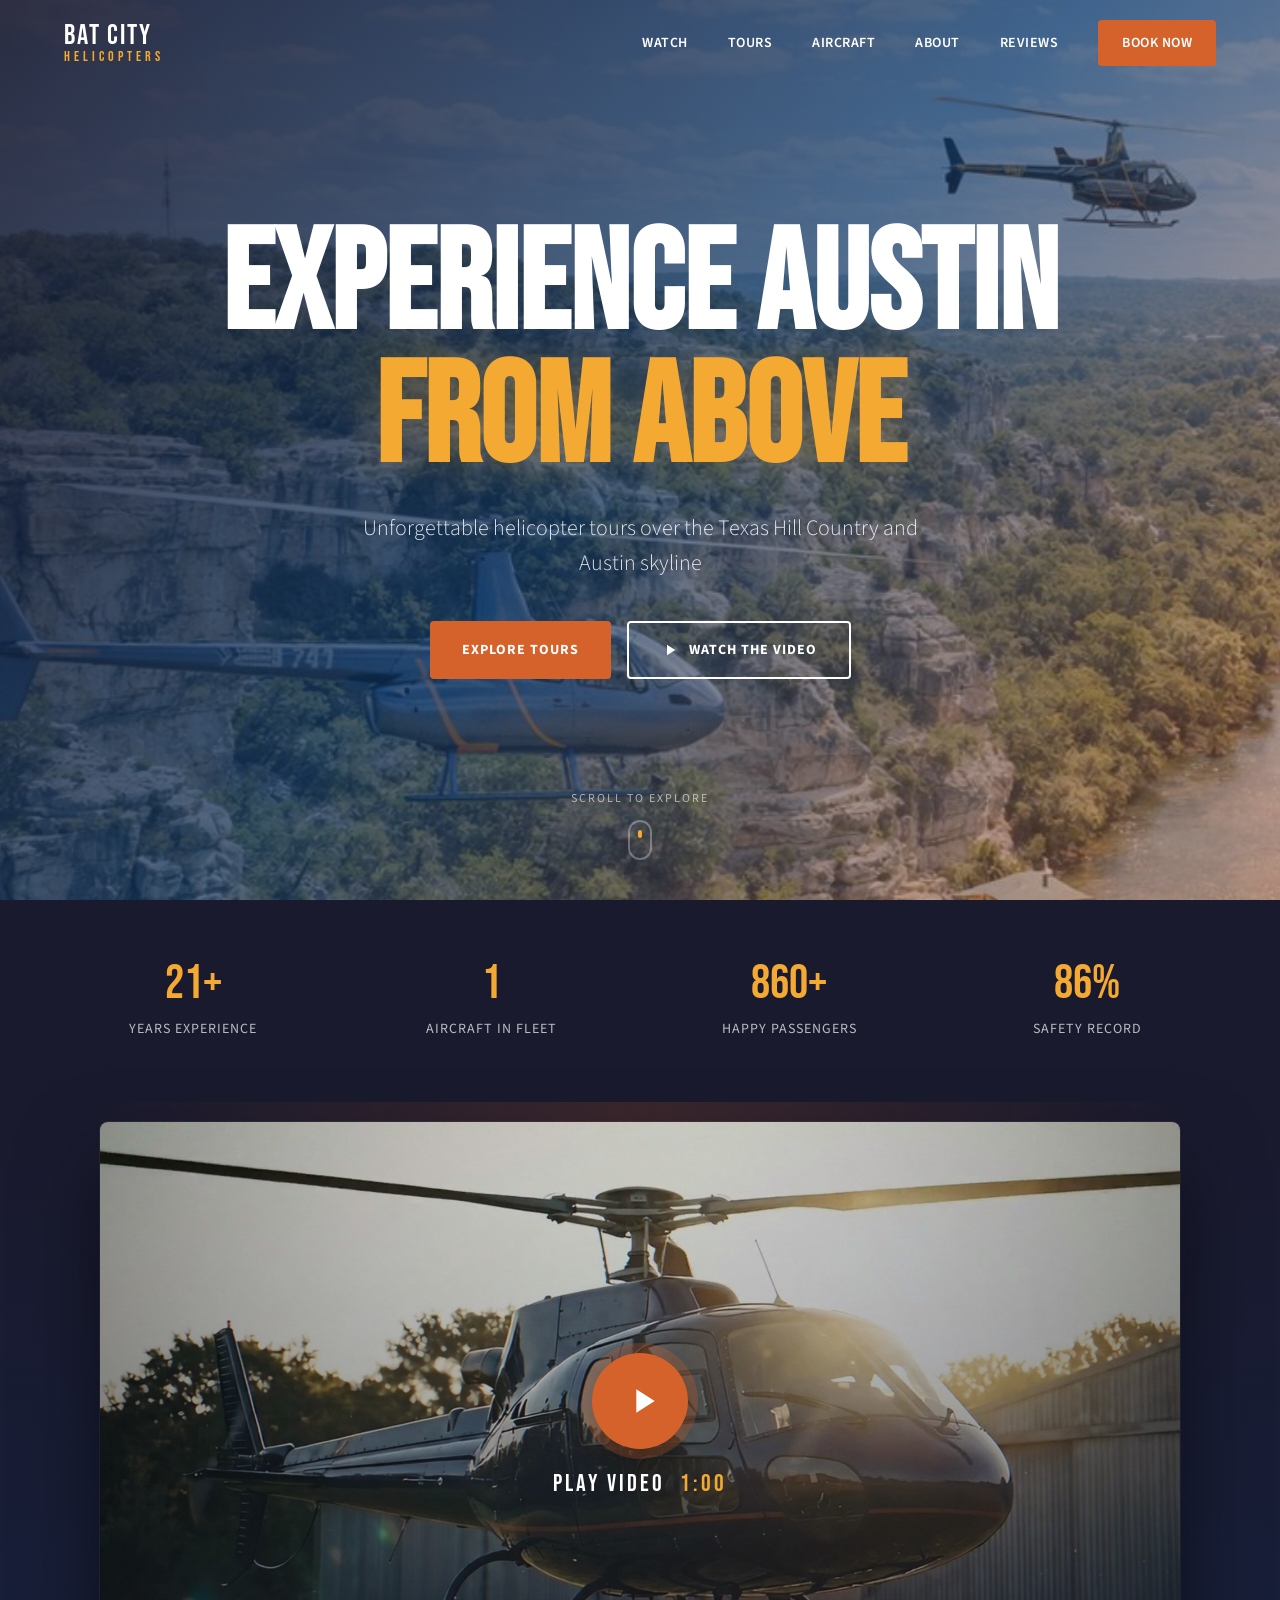
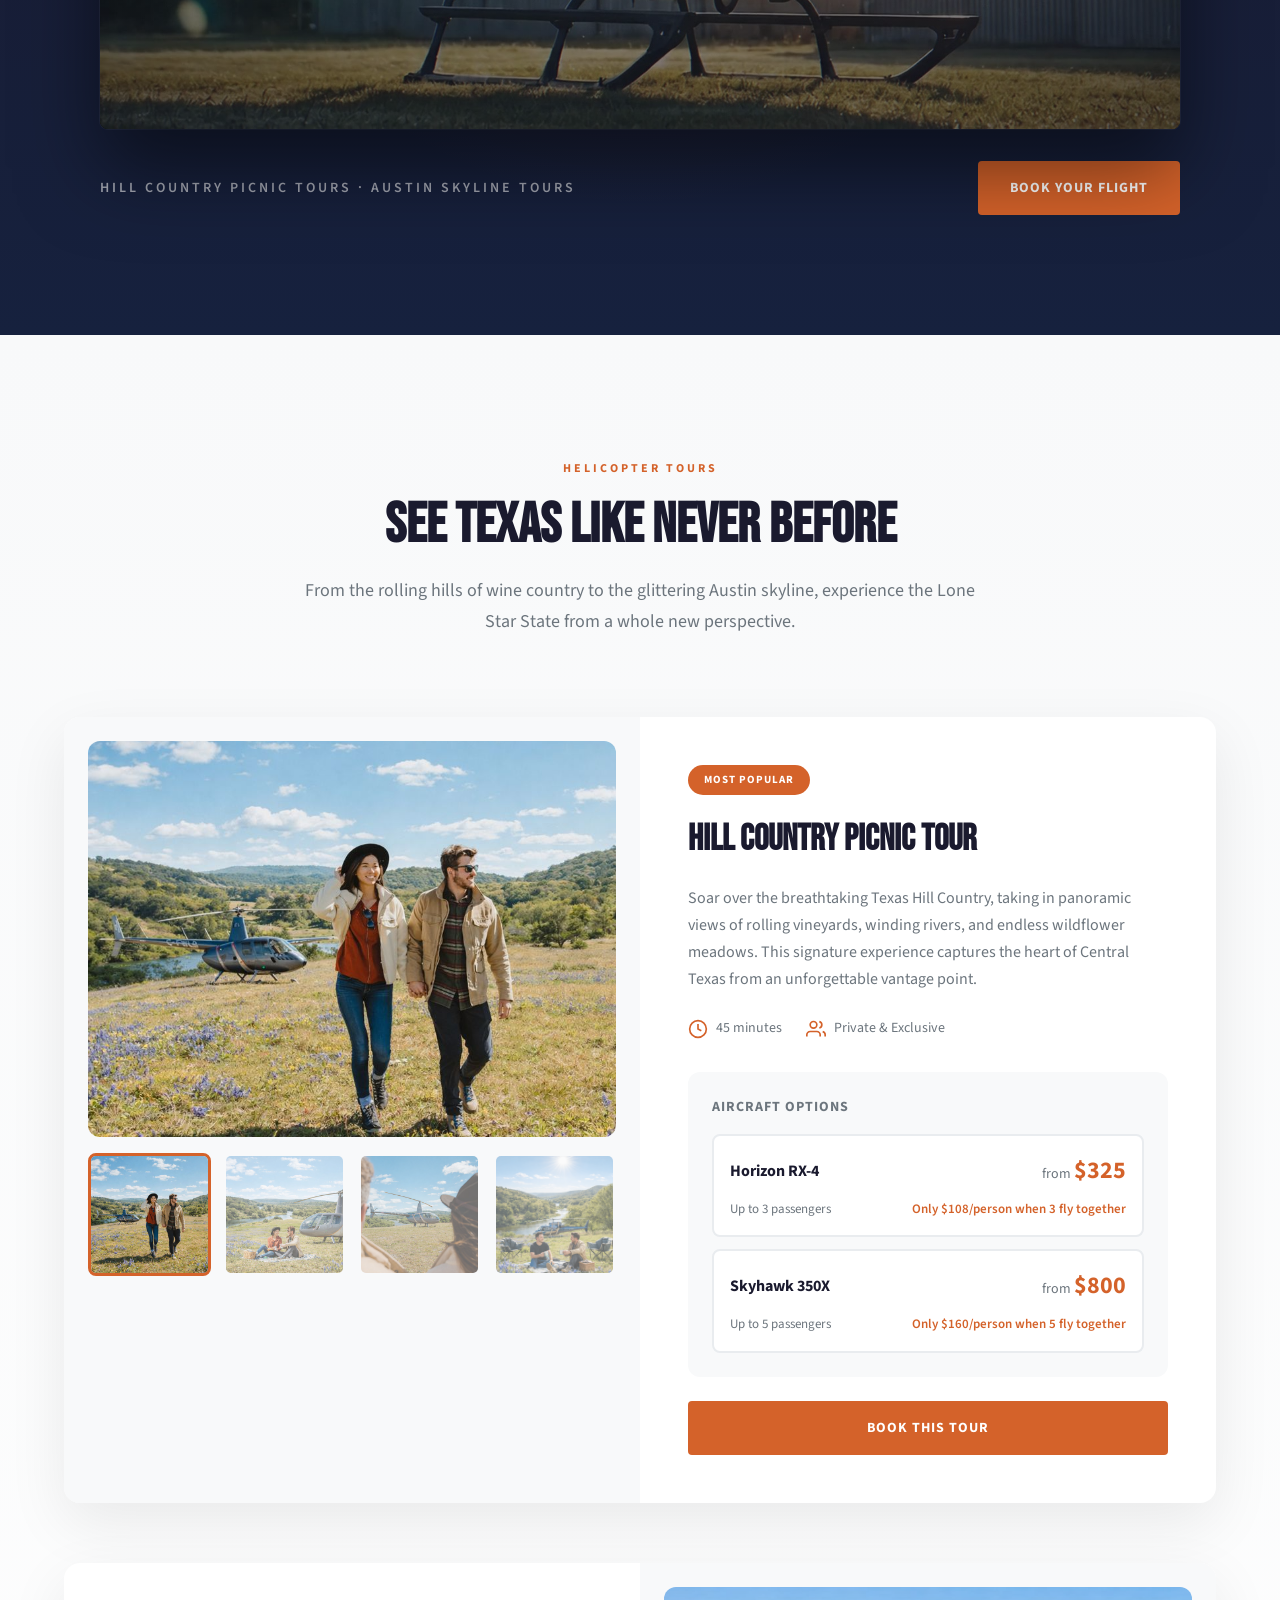
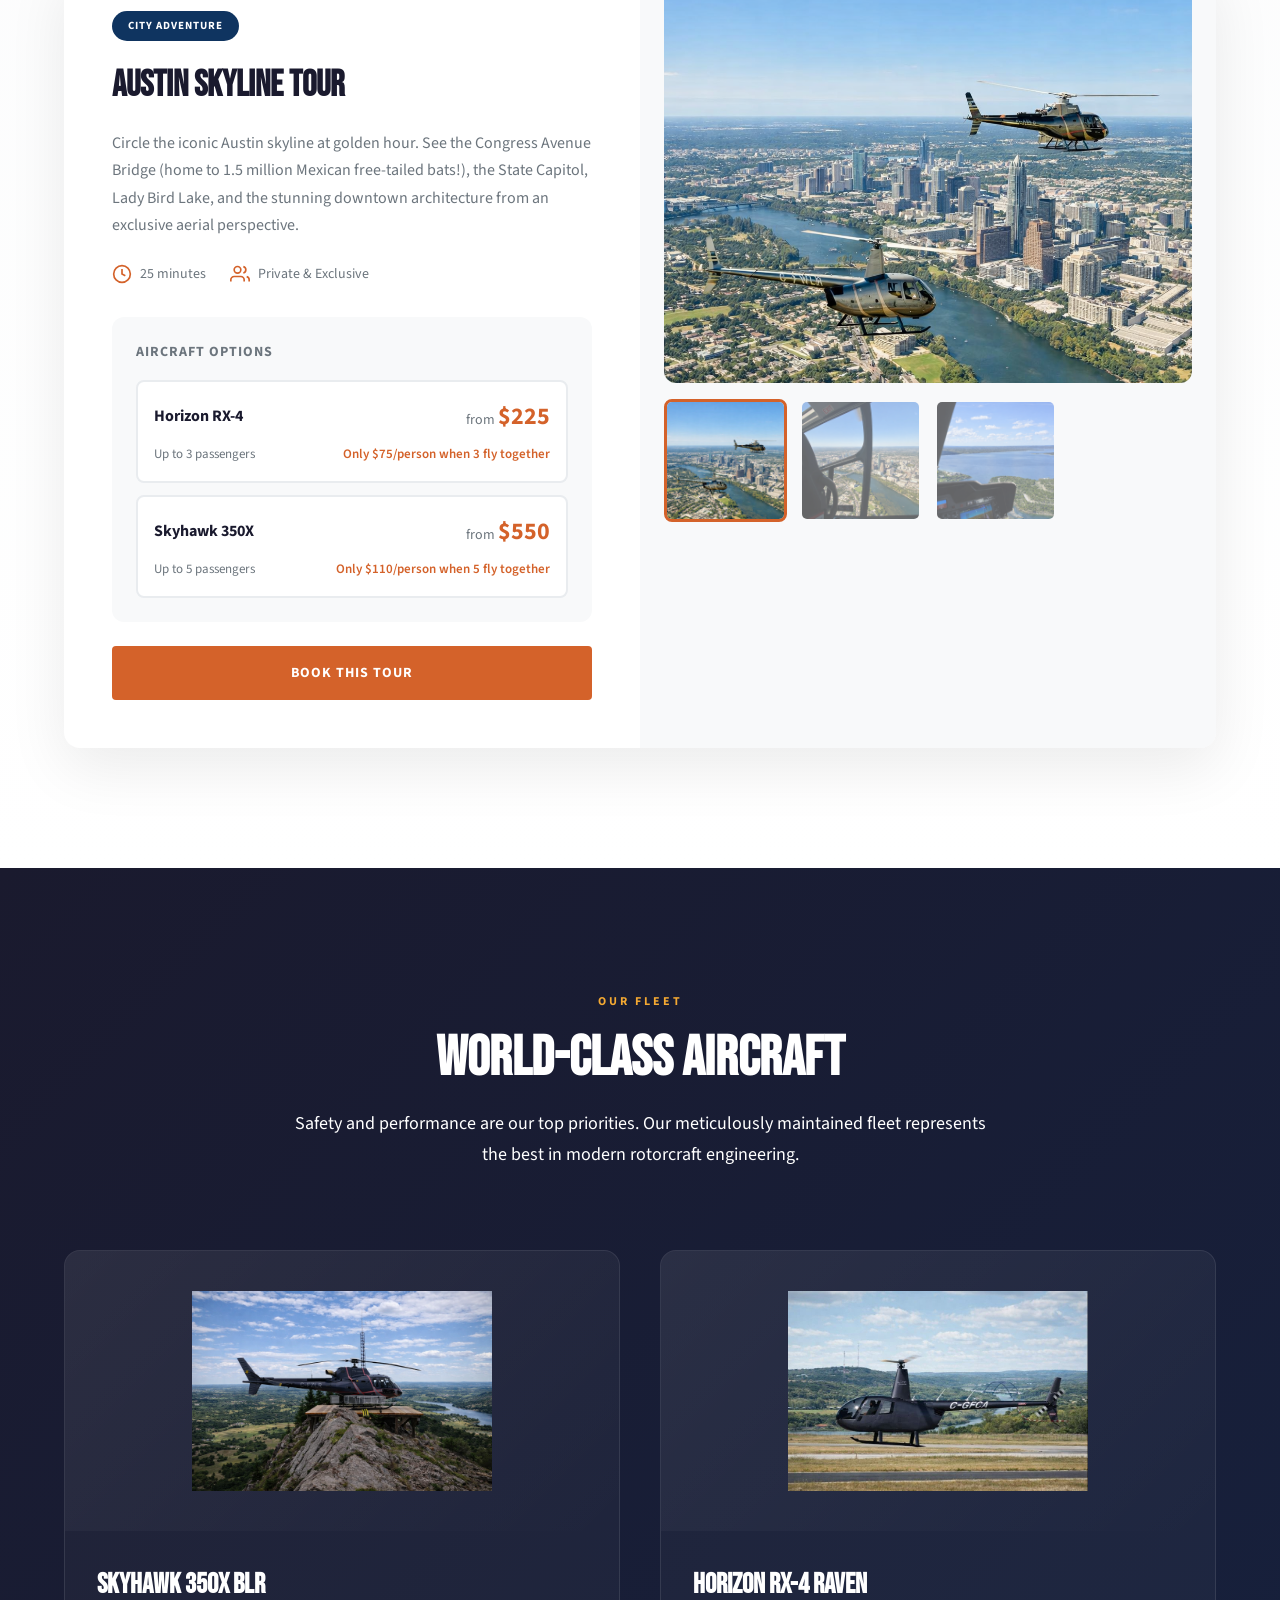
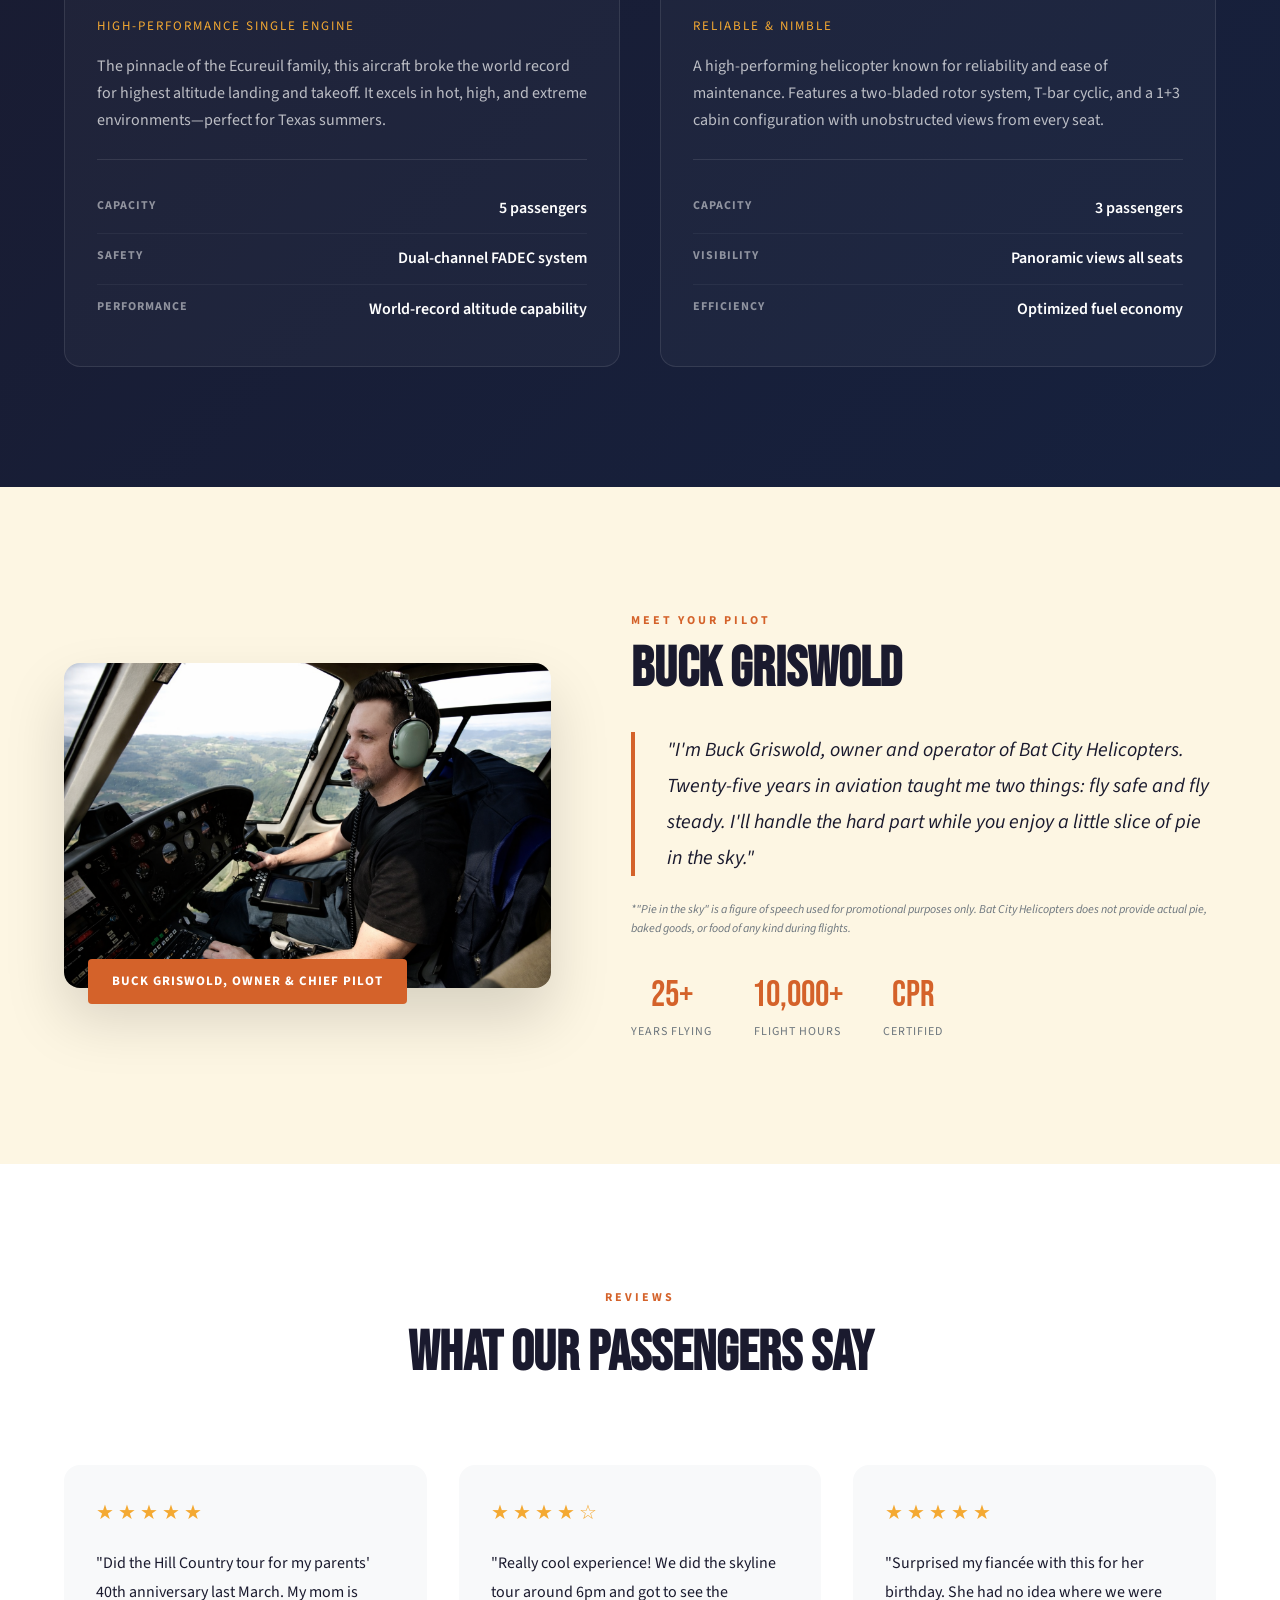
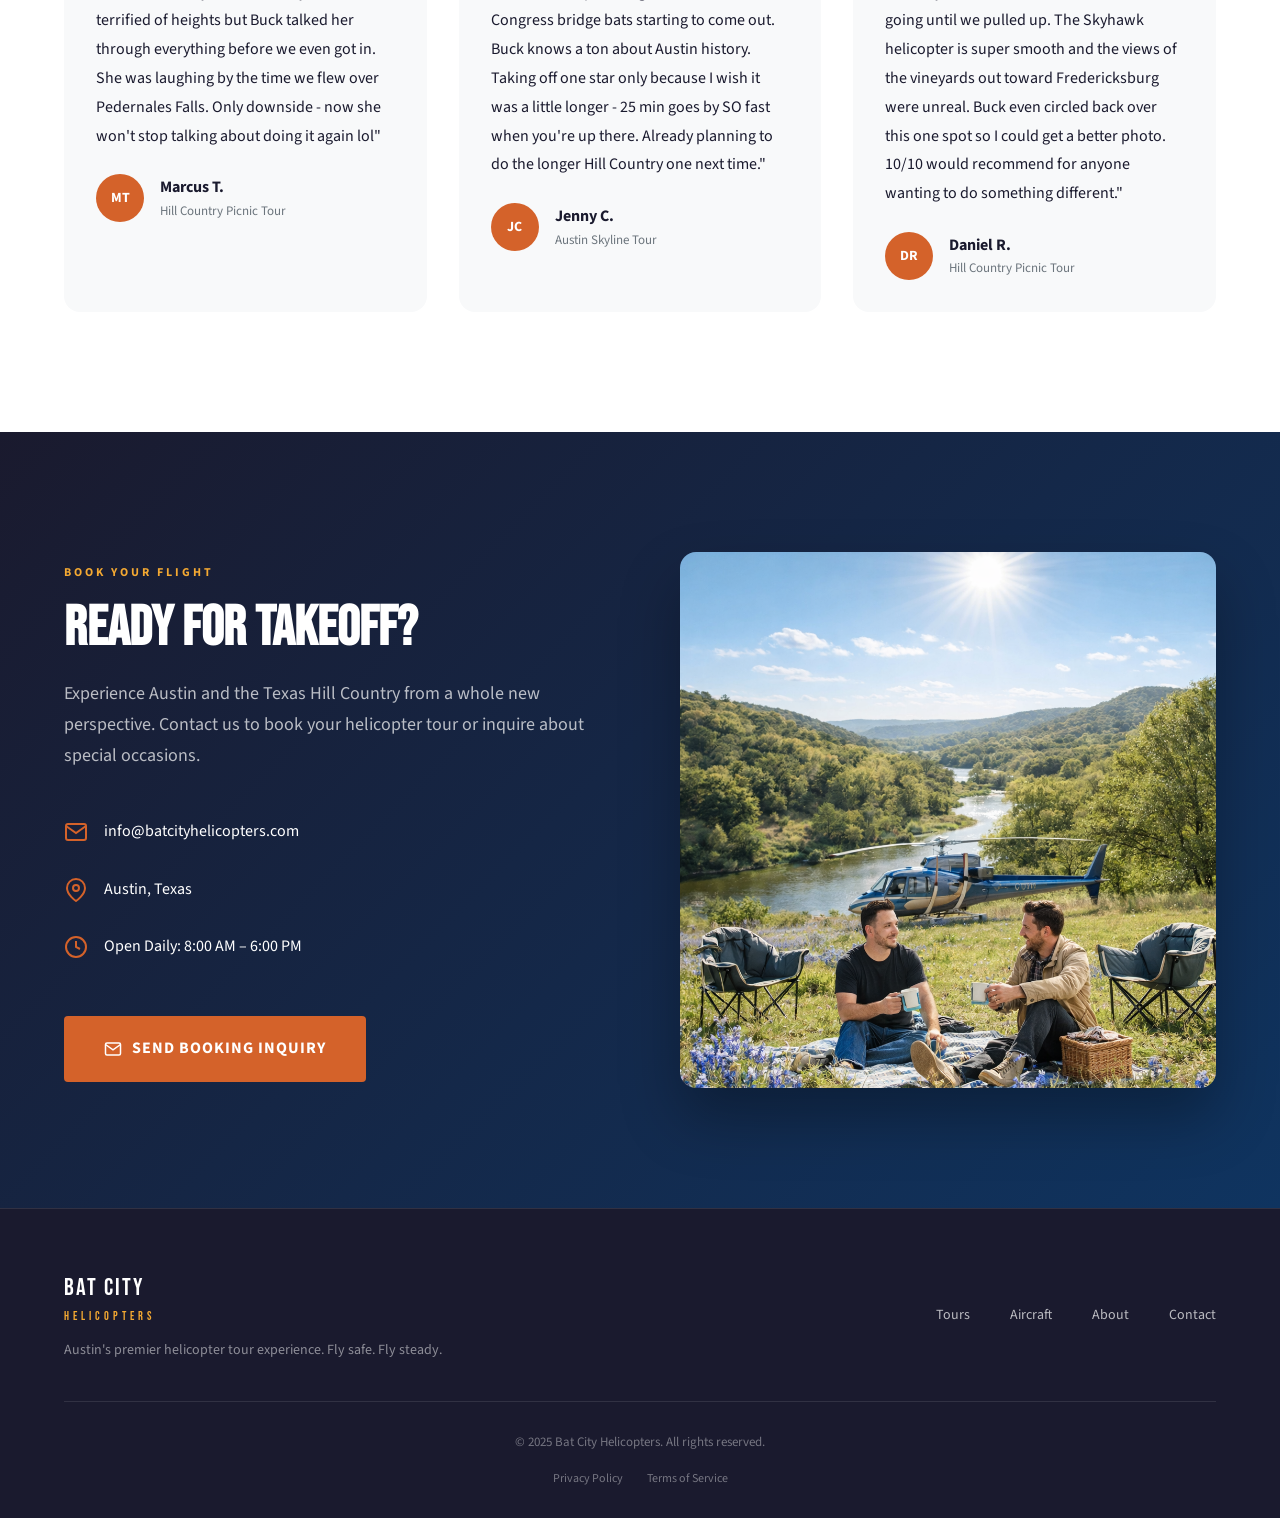
<file: index.html>
<!DOCTYPE html>
<html lang="en">
<head>
    <meta charset="UTF-8">
    <meta name="viewport" content="width=device-width, initial-scale=1.0">
    <title>Bat City Helicopters | Austin's Premier Helicopter Tours</title>
    <meta name="description" content="Experience Austin and the Texas Hill Country from above with Bat City Helicopters. Book private helicopter tours over the Austin skyline, Hill Country vineyards, and more. 25+ years of safe flying.">
    <meta name="keywords" content="Austin helicopter tours, Texas Hill Country helicopter, Austin skyline tour, helicopter rides Austin TX, aerial tours Austin, Bat City Helicopters">
    <meta name="author" content="Bat City Helicopters">
    
    <!-- Canonical URL -->
    <link rel="canonical" href="https://batcityhelicopters.com/">
    
    <!-- Open Graph / Facebook -->
    <meta property="og:type" content="website">
    <meta property="og:url" content="https://batcityhelicopters.com/">
    <meta property="og:title" content="Bat City Helicopters | Austin's Premier Helicopter Tours">
    <meta property="og:description" content="Experience Austin and the Texas Hill Country from above. Book private helicopter tours over the Austin skyline, Hill Country vineyards, and more.">
    <meta property="og:image" content="https://batcityhelicopters.com/assets/helicopters-over-hill-country.png">
    <meta property="og:site_name" content="Bat City Helicopters">
    
    <!-- Twitter Card -->
    <meta name="twitter:card" content="summary_large_image">
    <meta name="twitter:url" content="https://batcityhelicopters.com/">
    <meta name="twitter:title" content="Bat City Helicopters | Austin's Premier Helicopter Tours">
    <meta name="twitter:description" content="Experience Austin and the Texas Hill Country from above. Book private helicopter tours over the Austin skyline, Hill Country vineyards, and more.">
    <meta name="twitter:image" content="https://batcityhelicopters.com/assets/helicopters-over-hill-country.png">
    
    <!-- Favicons -->
    <link rel="icon" type="image/svg+xml" href="favicon.svg">
    <link rel="icon" type="image/png" sizes="32x32" href="favicon-32.png">
    <link rel="icon" type="image/png" sizes="192x192" href="favicon-192.png">
    <link rel="apple-touch-icon" sizes="180x180" href="apple-touch-icon.png">
    <link rel="preconnect" href="https://fonts.googleapis.com">
    <link rel="preconnect" href="https://fonts.gstatic.com" crossorigin>
    <link href="https://fonts.googleapis.com/css2?family=Bebas+Neue&family=Source+Sans+3:wght@300;400;600;700&display=swap" rel="stylesheet">
    <link rel="stylesheet" href="styles.css?v=2">
    
    <!-- Structured Data - Local Business -->
    <script type="application/ld+json">
    {
        "@context": "https://schema.org",
        "@type": "TouristAttraction",
        "name": "Bat City Helicopters",
        "description": "Austin's premier helicopter tour company offering scenic flights over the Texas Hill Country and Austin skyline.",
        "url": "https://batcityhelicopters.com",
        "logo": "https://batcityhelicopters.com/favicon.svg",
        "image": "https://batcityhelicopters.com/assets/helicopters-over-hill-country.png",
        "address": {
            "@type": "PostalAddress",
            "addressLocality": "Austin",
            "addressRegion": "TX",
            "addressCountry": "US"
        },
        "geo": {
            "@type": "GeoCoordinates",
            "latitude": "30.2672",
            "longitude": "-97.7431"
        },
        "priceRange": "$225-$800",
        "openingHoursSpecification": {
            "@type": "OpeningHoursSpecification",
            "dayOfWeek": ["Monday", "Tuesday", "Wednesday", "Thursday", "Friday", "Saturday", "Sunday"],
            "opens": "08:00",
            "closes": "18:00"
        },
        "sameAs": [],
        "hasOfferCatalog": {
            "@type": "OfferCatalog",
            "name": "Helicopter Tours",
            "itemListElement": [
                {
                    "@type": "Offer",
                    "itemOffered": {
                        "@type": "TouristTrip",
                        "name": "Hill Country Picnic Tour",
                        "description": "45-minute scenic helicopter tour over the Texas Hill Country"
                    },
                    "price": "325.00",
                    "priceCurrency": "USD"
                },
                {
                    "@type": "Offer",
                    "itemOffered": {
                        "@type": "TouristTrip",
                        "name": "Austin Skyline Tour",
                        "description": "25-minute helicopter tour over downtown Austin and Lady Bird Lake"
                    },
                    "price": "225.00",
                    "priceCurrency": "USD"
                }
            ]
        }
    }
    </script>
</head>
<body>
    <!-- Navigation -->
    <nav class="nav">
        <div class="nav-container">
            <a href="#" class="logo">
                <span class="logo-bat">BAT CITY</span>
                <span class="logo-heli">HELICOPTERS</span>
            </a>
            <div class="nav-links">
                <a href="#watch">Watch</a>
                <a href="#tours">Tours</a>
                <a href="#aircraft">Aircraft</a>
                <a href="#about">About</a>
                <a href="#testimonials">Reviews</a>
                <a href="#contact" class="nav-cta">Book Now</a>
            </div>
            <button class="mobile-menu-btn" aria-label="Toggle menu">
                <span></span>
                <span></span>
                <span></span>
            </button>
        </div>
    </nav>

    <!-- Hero Section -->
    <header class="hero">
        <div class="hero-bg">
            <img src="assets/helicopters-over-hill-country.png" alt="Helicopter flying over Texas Hill Country">
        </div>
        <div class="hero-overlay"></div>
        <div class="hero-content">
            <h1 class="hero-title">
                <span class="hero-title-line">EXPERIENCE AUSTIN</span>
                <span class="hero-title-line accent">FROM ABOVE</span>
            </h1>
            <p class="hero-subtitle">Unforgettable helicopter tours over the Texas Hill Country and Austin skyline</p>
            <div class="hero-cta">
                <a href="#tours" class="btn btn-primary">Explore Tours</a>
                <a href="#watch" class="btn btn-secondary">
                    <svg viewBox="0 0 24 24" fill="currentColor" stroke="none">
                        <path d="M8 5v14l11-7z"></path>
                    </svg>
                    Watch the Video
                </a>
            </div>
        </div>
        <div class="hero-scroll">
            <span>Scroll to explore</span>
            <div class="scroll-indicator"></div>
        </div>
    </header>

    <!-- Stats Bar -->
    <section class="stats-bar">
        <div class="container">
            <div class="stat">
                <span class="stat-number">25+</span>
                <span class="stat-label">Years Experience</span>
            </div>
            <div class="stat">
                <span class="stat-number">2</span>
                <span class="stat-label">Aircraft in Fleet</span>
            </div>
            <div class="stat">
                <span class="stat-number">1000+</span>
                <span class="stat-label">Happy Passengers</span>
            </div>
            <div class="stat">
                <span class="stat-number">100%</span>
                <span class="stat-label">Safety Record</span>
            </div>
        </div>
    </section>

    <!-- Video Section -->
    <section id="watch" class="film">
        <div class="container">
            <div class="film-frame">
                <video class="film-video" preload="none" playsinline
                       poster="assets/video/batcity-the-hard-part-poster.jpg"
                       aria-label="Bat City Helicopters commercial: We Handle the Hard Part">
                    <source src="assets/video/batcity-the-hard-part.mp4" type="video/mp4">
                </video>
                <button class="film-play" aria-label="Play the video">
                    <span class="film-play-icon">
                        <svg viewBox="0 0 24 24" fill="currentColor">
                            <path d="M8 5v14l11-7z"></path>
                        </svg>
                    </span>
                    <span class="film-play-label">Play Video <em>1:00</em></span>
                </button>
            </div>

            <div class="film-footer">
                <p>Hill Country Picnic Tours &middot; Austin Skyline Tours</p>
                <a href="#contact" class="btn btn-primary">Book Your Flight</a>
            </div>
        </div>
    </section>

    <!-- Tours Section -->
    <section id="tours" class="tours">
        <div class="container">
            <div class="section-header">
                <span class="section-tag">Helicopter Tours</span>
                <h2 class="section-title">See Texas Like Never Before</h2>
                <p class="section-desc">From the rolling hills of wine country to the glittering Austin skyline, experience the Lone Star State from a whole new perspective.</p>
            </div>

            <!-- Hill Country Picnic Tour -->
            <div class="tour-card tour-featured">
                <div class="tour-gallery">
                    <div class="tour-gallery-main">
                        <img src="assets/hill-country-picnic-heli-tour.png" alt="Hill Country Picnic Helicopter Tour" id="gallery-main">
                    </div>
                    <div class="tour-gallery-thumbs">
                        <button class="thumb active" data-img="assets/hill-country-picnic-heli-tour.png">
                            <img src="assets/hill-country-picnic-heli-tour.png" alt="Tour view 1">
                        </button>
                        <button class="thumb" data-img="assets/hill-country-picnic-heli-tour-2.png">
                            <img src="assets/hill-country-picnic-heli-tour-2.png" alt="Tour view 2">
                        </button>
                        <button class="thumb" data-img="assets/hill-country-picnic-heli-tour-3.jpg">
                            <img src="assets/hill-country-picnic-heli-tour-3.jpg" alt="Tour view 3">
                        </button>
                        <button class="thumb" data-img="assets/hill-country-picnic-heli-tour-with-buck.png">
                            <img src="assets/hill-country-picnic-heli-tour-with-buck.png" alt="Tour with Buck">
                        </button>
                    </div>
                </div>
                <div class="tour-info">
                    <span class="tour-badge">Most Popular</span>
                    <h3 class="tour-title">Hill Country Picnic Tour</h3>
                    <p class="tour-desc">Soar over the breathtaking Texas Hill Country, taking in panoramic views of rolling vineyards, winding rivers, and endless wildflower meadows. This signature experience captures the heart of Central Texas from an unforgettable vantage point.</p>
                    <div class="tour-details">
                        <div class="tour-detail">
                            <svg viewBox="0 0 24 24" fill="none" stroke="currentColor" stroke-width="2">
                                <circle cx="12" cy="12" r="10"></circle>
                                <path d="M12 6v6l4 2"></path>
                            </svg>
                            <span>45 minutes</span>
                        </div>
                        <div class="tour-detail">
                            <svg viewBox="0 0 24 24" fill="none" stroke="currentColor" stroke-width="2">
                                <path d="M17 21v-2a4 4 0 0 0-4-4H5a4 4 0 0 0-4 4v2"></path>
                                <circle cx="9" cy="7" r="4"></circle>
                                <path d="M23 21v-2a4 4 0 0 0-3-3.87"></path>
                                <path d="M16 3.13a4 4 0 0 1 0 7.75"></path>
                            </svg>
                            <span>Private & Exclusive</span>
                        </div>
                    </div>
                    
                    <div class="tour-pricing">
                        <h4>Aircraft Options</h4>
                        <div class="pricing-options">
                            <div class="pricing-option">
                                <div class="pricing-header">
                                    <span class="aircraft-name">Horizon RX-4</span>
                                    <span class="price-from">from <strong>$325</strong></span>
                                </div>
                                <div class="pricing-details">
                                    <span>Up to 3 passengers</span>
                                    <span class="price-per">Only $108/person when 3 fly together</span>
                                </div>
                            </div>
                            <div class="pricing-option">
                                <div class="pricing-header">
                                    <span class="aircraft-name">Skyhawk 350X</span>
                                    <span class="price-from">from <strong>$800</strong></span>
                                </div>
                                <div class="pricing-details">
                                    <span>Up to 5 passengers</span>
                                    <span class="price-per">Only $160/person when 5 fly together</span>
                                </div>
                            </div>
                        </div>
                    </div>
                    <a href="#contact" class="btn btn-primary btn-full">Book This Tour</a>
                </div>
            </div>

            <!-- Austin Skyline Tour -->
            <div class="tour-card tour-featured tour-reverse">
                <div class="tour-gallery">
                    <div class="tour-gallery-main">
                        <img src="assets/austin-city-skyline-tour.png" alt="Austin Skyline Helicopter Tour" id="gallery-main-skyline">
                    </div>
                    <div class="tour-gallery-thumbs tour-gallery-thumbs">
                        <button class="thumb active" data-img="assets/austin-city-skyline-tour.png" data-gallery="skyline">
                            <img src="assets/austin-city-skyline-tour.png" alt="Austin skyline aerial view">
                        </button>
                        <button class="thumb" data-img="assets/austin-skyline-from-cockpit.png" data-gallery="skyline">
                            <img src="assets/austin-skyline-from-cockpit.png" alt="Austin skyline from cockpit">
                        </button>
                        <button class="thumb" data-img="assets/austin-skyline-laketravis-view.png" data-gallery="skyline">
                            <img src="assets/austin-skyline-laketravis-view.png" alt="Lake Travis view from cockpit">
                        </button>
                    </div>
                </div>
                <div class="tour-info">
                    <span class="tour-badge secondary">City Adventure</span>
                    <h3 class="tour-title">Austin Skyline Tour</h3>
                    <p class="tour-desc">Circle the iconic Austin skyline at golden hour. See the Congress Avenue Bridge (home to 1.5 million Mexican free-tailed bats!), the State Capitol, Lady Bird Lake, and the stunning downtown architecture from an exclusive aerial perspective.</p>
                    <div class="tour-details">
                        <div class="tour-detail">
                            <svg viewBox="0 0 24 24" fill="none" stroke="currentColor" stroke-width="2">
                                <circle cx="12" cy="12" r="10"></circle>
                                <path d="M12 6v6l4 2"></path>
                            </svg>
                            <span>25 minutes</span>
                        </div>
                        <div class="tour-detail">
                            <svg viewBox="0 0 24 24" fill="none" stroke="currentColor" stroke-width="2">
                                <path d="M17 21v-2a4 4 0 0 0-4-4H5a4 4 0 0 0-4 4v2"></path>
                                <circle cx="9" cy="7" r="4"></circle>
                                <path d="M23 21v-2a4 4 0 0 0-3-3.87"></path>
                                <path d="M16 3.13a4 4 0 0 1 0 7.75"></path>
                            </svg>
                            <span>Private & Exclusive</span>
                        </div>
                    </div>
                    
                    <div class="tour-pricing">
                        <h4>Aircraft Options</h4>
                        <div class="pricing-options">
                            <div class="pricing-option">
                                <div class="pricing-header">
                                    <span class="aircraft-name">Horizon RX-4</span>
                                    <span class="price-from">from <strong>$225</strong></span>
                                </div>
                                <div class="pricing-details">
                                    <span>Up to 3 passengers</span>
                                    <span class="price-per">Only $75/person when 3 fly together</span>
                                </div>
                            </div>
                            <div class="pricing-option">
                                <div class="pricing-header">
                                    <span class="aircraft-name">Skyhawk 350X</span>
                                    <span class="price-from">from <strong>$550</strong></span>
                                </div>
                                <div class="pricing-details">
                                    <span>Up to 5 passengers</span>
                                    <span class="price-per">Only $110/person when 5 fly together</span>
                                </div>
                            </div>
                        </div>
                    </div>
                    <a href="#contact" class="btn btn-primary btn-full">Book This Tour</a>
                </div>
            </div>
        </div>
    </section>

    <!-- Aircraft Section -->
    <section id="aircraft" class="aircraft">
        <div class="container">
            <div class="section-header light">
                <span class="section-tag">Our Fleet</span>
                <h2 class="section-title">World-Class Aircraft</h2>
                <p class="section-desc">Safety and performance are our top priorities. Our meticulously maintained fleet represents the best in modern rotorcraft engineering.</p>
            </div>

            <div class="aircraft-grid">
                <div class="aircraft-card">
                    <div class="aircraft-image">
                        <img src="assets/Airbus-AS350B3e-helicopter.png" alt="Skyhawk 350X BLR Helicopter">
                    </div>
                    <div class="aircraft-info">
                        <h3>Skyhawk 350X BLR</h3>
                        <span class="aircraft-subtitle">High-Performance Single Engine</span>
                        <p>The pinnacle of the Ecureuil family, this aircraft broke the world record for highest altitude landing and takeoff. It excels in hot, high, and extreme environments—perfect for Texas summers.</p>
                        <ul class="aircraft-specs">
                            <li>
                                <strong>Capacity</strong>
                                <span>5 passengers</span>
                            </li>
                            <li>
                                <strong>Safety</strong>
                                <span>Dual-channel FADEC system</span>
                            </li>
                            <li>
                                <strong>Performance</strong>
                                <span>World-record altitude capability</span>
                            </li>
                        </ul>
                    </div>
                </div>

                <div class="aircraft-card">
                    <div class="aircraft-image">
                        <img src="assets/Robinson-RH44II-helicopter.png" alt="Horizon RX-4 Raven Helicopter">
                    </div>
                    <div class="aircraft-info">
                        <h3>Horizon RX-4 Raven</h3>
                        <span class="aircraft-subtitle">Reliable & Nimble</span>
                        <p>A high-performing helicopter known for reliability and ease of maintenance. Features a two-bladed rotor system, T-bar cyclic, and a 1+3 cabin configuration with unobstructed views from every seat.</p>
                        <ul class="aircraft-specs">
                            <li>
                                <strong>Capacity</strong>
                                <span>3 passengers</span>
                            </li>
                            <li>
                                <strong>Visibility</strong>
                                <span>Panoramic views all seats</span>
                            </li>
                            <li>
                                <strong>Efficiency</strong>
                                <span>Optimized fuel economy</span>
                            </li>
                        </ul>
                    </div>
                </div>
            </div>
        </div>
    </section>

    <!-- About Section -->
    <section id="about" class="about">
        <div class="container">
            <div class="about-content">
                <div class="about-image">
                    <img src="assets/buck-griswold-cockpit-shot.PNG" alt="Buck Griswold in helicopter cockpit">
                    <div class="about-image-caption">Buck Griswold, Owner & Chief Pilot</div>
                </div>
                <div class="about-text">
                    <span class="section-tag">Meet Your Pilot</span>
                    <h2 class="section-title">Buck Griswold</h2>
                    <blockquote class="about-quote">
                        "I'm Buck Griswold, owner and operator of Bat City Helicopters. Twenty-five years in aviation taught me two things: fly safe and fly steady. I'll handle the hard part while you enjoy a little slice of pie in the sky."
                    </blockquote>
                    <p class="about-disclaimer">*"Pie in the sky" is a figure of speech used for promotional purposes only. Bat City Helicopters does not provide actual pie, baked goods, or food of any kind during flights.</p>
                    <div class="about-credentials">
                        <div class="credential">
                            <span class="credential-number">25+</span>
                            <span class="credential-label">Years Flying</span>
                        </div>
                        <div class="credential">
                            <span class="credential-number">10,000+</span>
                            <span class="credential-label">Flight Hours</span>
                        </div>
                        <div class="credential">
                            <span class="credential-number">CPR</span>
                            <span class="credential-label">Certified</span>
                        </div>
                    </div>
                </div>
            </div>
        </div>
    </section>

    <!-- Testimonials Section -->
    <section id="testimonials" class="testimonials">
        <div class="container">
            <div class="section-header">
                <span class="section-tag">Reviews</span>
                <h2 class="section-title">What Our Passengers Say</h2>
            </div>
            <div class="testimonial-grid">
                <div class="testimonial-card">
                    <div class="testimonial-stars">★★★★★</div>
                    <p class="testimonial-text">"Did the Hill Country tour for my parents' 40th anniversary last March. My mom is terrified of heights but Buck talked her through everything before we even got in. She was laughing by the time we flew over Pedernales Falls. Only downside - now she won't stop talking about doing it again lol"</p>
                    <div class="testimonial-author">
                        <div class="author-avatar">MT</div>
                        <div class="author-info">
                            <span class="author-name">Marcus T.</span>
                            <span class="author-tour">Hill Country Picnic Tour</span>
                        </div>
                    </div>
                </div>
                <div class="testimonial-card">
                    <div class="testimonial-stars">★★★★☆</div>
                    <p class="testimonial-text">"Really cool experience! We did the skyline tour around 6pm and got to see the Congress bridge bats starting to come out. Buck knows a ton about Austin history. Taking off one star only because I wish it was a little longer - 25 min goes by SO fast when you're up there. Already planning to do the longer Hill Country one next time."</p>
                    <div class="testimonial-author">
                        <div class="author-avatar">JC</div>
                        <div class="author-info">
                            <span class="author-name">Jenny C.</span>
                            <span class="author-tour">Austin Skyline Tour</span>
                        </div>
                    </div>
                </div>
                <div class="testimonial-card">
                    <div class="testimonial-stars">★★★★★</div>
                    <p class="testimonial-text">"Surprised my fiancée with this for her birthday. She had no idea where we were going until we pulled up. The Skyhawk helicopter is super smooth and the views of the vineyards out toward Fredericksburg were unreal. Buck even circled back over this one spot so I could get a better photo. 10/10 would recommend for anyone wanting to do something different."</p>
                    <div class="testimonial-author">
                        <div class="author-avatar">DR</div>
                        <div class="author-info">
                            <span class="author-name">Daniel R.</span>
                            <span class="author-tour">Hill Country Picnic Tour</span>
                        </div>
                    </div>
                </div>
            </div>
        </div>
    </section>

    <!-- Contact Section -->
    <section id="contact" class="contact">
        <div class="container">
            <div class="contact-content">
                <div class="contact-info">
                    <span class="section-tag">Book Your Flight</span>
                    <h2 class="section-title">Ready for Takeoff?</h2>
                    <p>Experience Austin and the Texas Hill Country from a whole new perspective. Contact us to book your helicopter tour or inquire about special occasions.</p>
                    <div class="contact-details">
                        <a href="mailto:info@batcityhelicopters.com" class="contact-item">
                            <svg viewBox="0 0 24 24" fill="none" stroke="currentColor" stroke-width="2">
                                <path d="M4 4h16c1.1 0 2 .9 2 2v12c0 1.1-.9 2-2 2H4c-1.1 0-2-.9-2-2V6c0-1.1.9-2 2-2z"></path>
                                <polyline points="22,6 12,13 2,6"></polyline>
                            </svg>
                            <span>info@batcityhelicopters.com</span>
                        </a>
                        <div class="contact-item">
                            <svg viewBox="0 0 24 24" fill="none" stroke="currentColor" stroke-width="2">
                                <path d="M21 10c0 7-9 13-9 13s-9-6-9-13a9 9 0 0 1 18 0z"></path>
                                <circle cx="12" cy="10" r="3"></circle>
                            </svg>
                            <span>Austin, Texas</span>
                        </div>
                        <div class="contact-item">
                            <svg viewBox="0 0 24 24" fill="none" stroke="currentColor" stroke-width="2">
                                <circle cx="12" cy="12" r="10"></circle>
                                <path d="M12 6v6l4 2"></path>
                            </svg>
                            <span>Open Daily: 8:00 AM – 6:00 PM</span>
                        </div>
                    </div>
                    <a href="mailto:info@batcityhelicopters.com?subject=Helicopter%20Tour%20Booking%20Inquiry" class="btn btn-primary btn-large">
                        <svg viewBox="0 0 24 24" fill="none" stroke="currentColor" stroke-width="2">
                            <path d="M4 4h16c1.1 0 2 .9 2 2v12c0 1.1-.9 2-2 2H4c-1.1 0-2-.9-2-2V6c0-1.1.9-2 2-2z"></path>
                            <polyline points="22,6 12,13 2,6"></polyline>
                        </svg>
                        Send Booking Inquiry
                    </a>
                </div>
                <div class="contact-image">
                    <img src="assets/hill-country-picnic-heli-tour-with-buck.png" alt="Helicopter tour experience">
                </div>
            </div>
        </div>
    </section>

    <!-- Footer -->
    <footer class="footer">
        <div class="container">
            <div class="footer-content">
                <div class="footer-brand">
                    <span class="logo-bat">BAT CITY</span>
                    <span class="logo-heli">HELICOPTERS</span>
                    <p>Austin's premier helicopter tour experience. Fly safe. Fly steady.</p>
                </div>
                <div class="footer-links">
                    <a href="#tours">Tours</a>
                    <a href="#aircraft">Aircraft</a>
                    <a href="#about">About</a>
                    <a href="#contact">Contact</a>
                </div>
            </div>
            <div class="footer-bottom">
                <p>&copy; 2025 Bat City Helicopters. All rights reserved.</p>
                <div class="footer-legal">
                    <a href="privacy.html">Privacy Policy</a>
                    <a href="terms.html">Terms of Service</a>
                </div>
            </div>
        </div>
    </footer>

    <script src="script.js?v=2"></script>
</body>
</html>
</file>
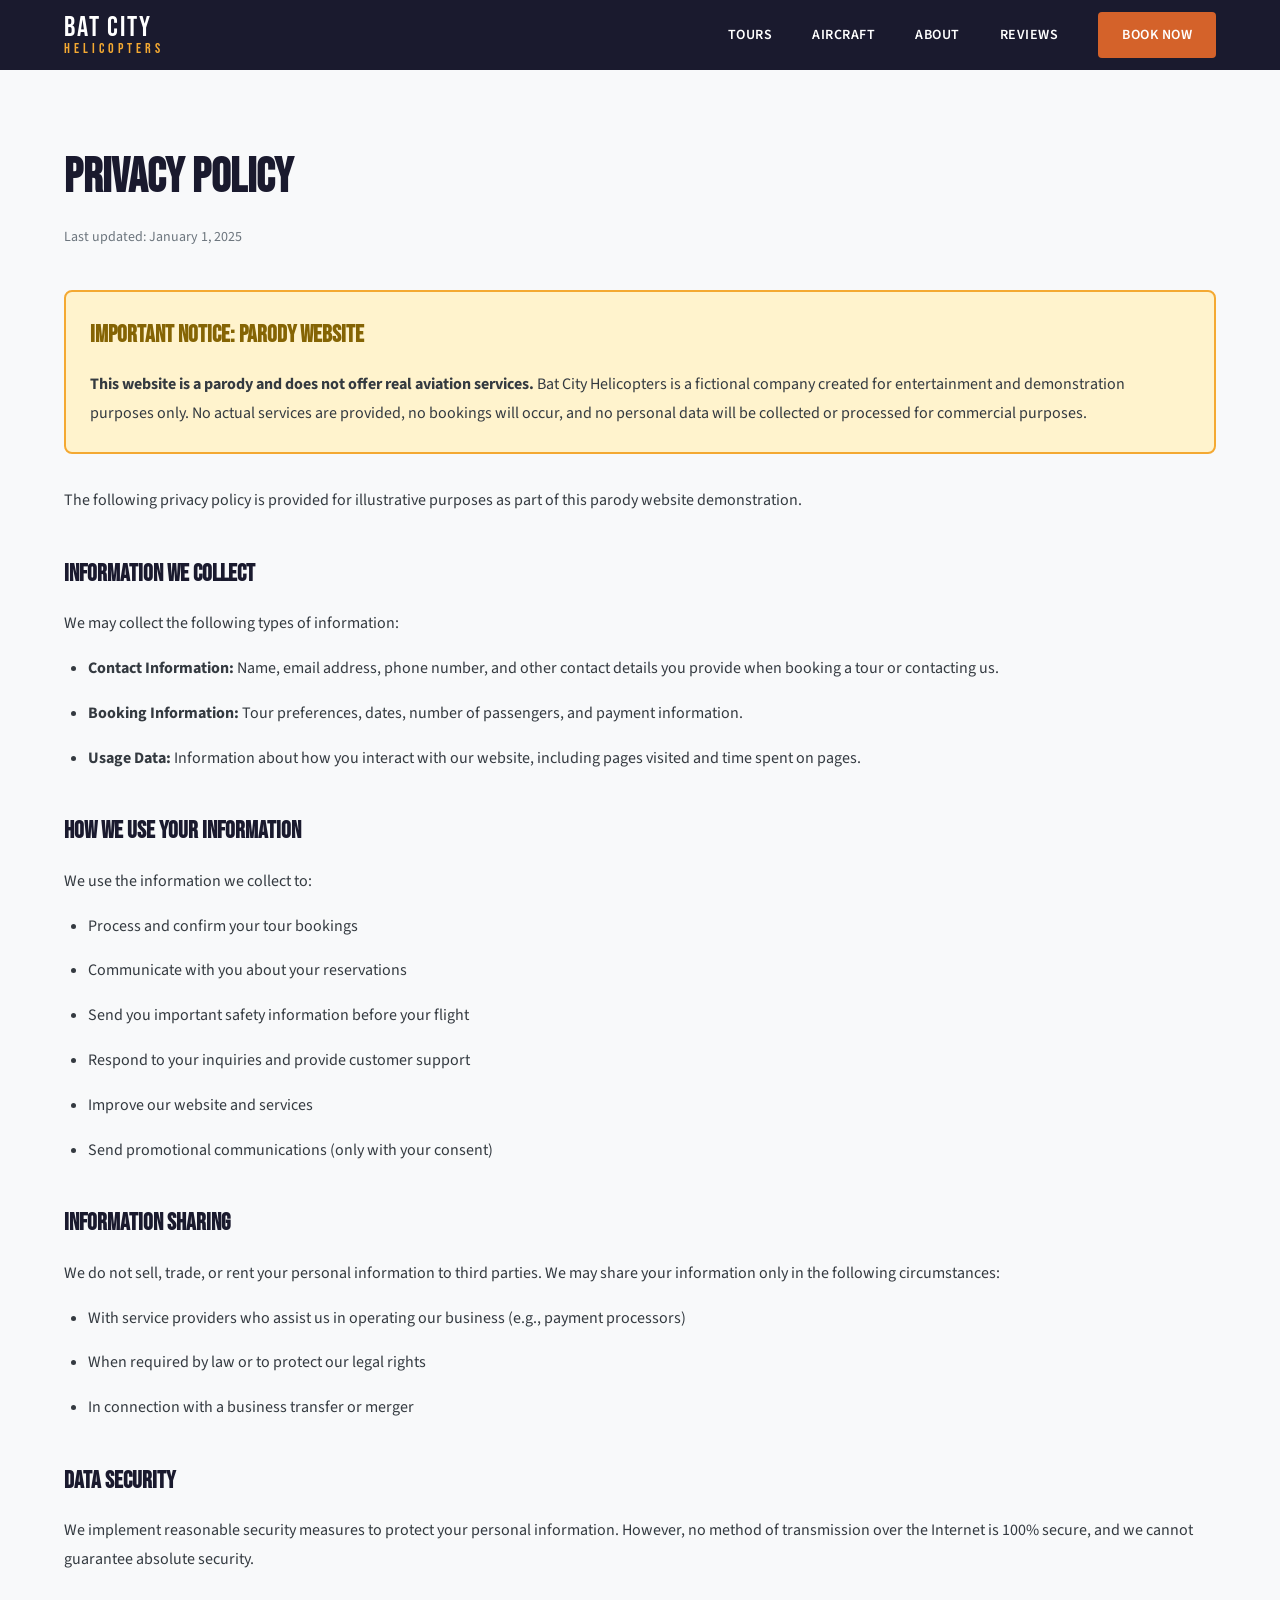
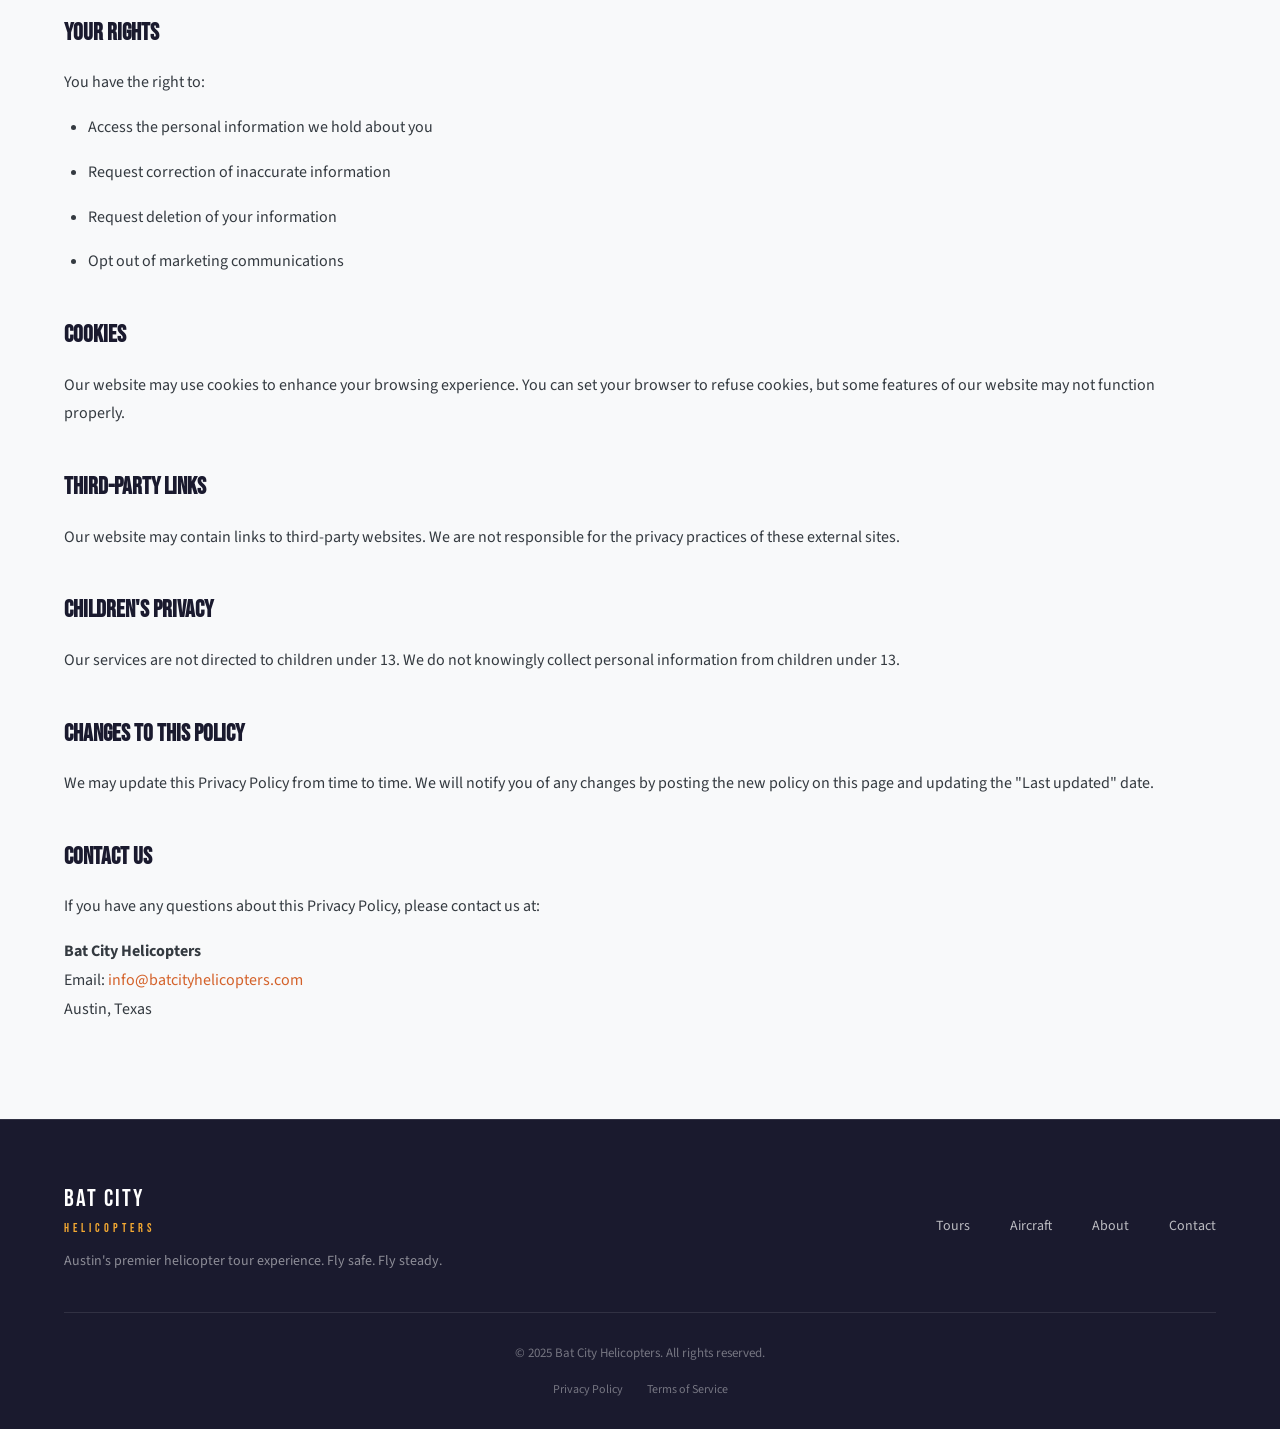
<file: privacy.html>
<!DOCTYPE html>
<html lang="en">
<head>
    <meta charset="UTF-8">
    <meta name="viewport" content="width=device-width, initial-scale=1.0">
    <title>Privacy Policy | Bat City Helicopters</title>
    <meta name="description" content="Privacy Policy for Bat City Helicopters - Learn how we collect, use, and protect your personal information.">
    <link rel="canonical" href="https://batcityhelicopters.com/privacy.html">
    <link rel="icon" type="image/svg+xml" href="favicon.svg">
    <link rel="icon" type="image/png" sizes="32x32" href="favicon-32.png">
    <link rel="icon" type="image/png" sizes="192x192" href="favicon-192.png">
    <link rel="apple-touch-icon" sizes="180x180" href="apple-touch-icon.png">
    <link rel="preconnect" href="https://fonts.googleapis.com">
    <link rel="preconnect" href="https://fonts.gstatic.com" crossorigin>
    <link href="https://fonts.googleapis.com/css2?family=Bebas+Neue&family=Source+Sans+3:wght@300;400;600;700&display=swap" rel="stylesheet">
    <link rel="stylesheet" href="styles.css?v=2">
</head>
<body>
    <!-- Navigation -->
    <nav class="nav nav-solid">
        <div class="nav-container">
            <a href="index.html" class="logo">
                <span class="logo-bat">BAT CITY</span>
                <span class="logo-heli">HELICOPTERS</span>
            </a>
            <div class="nav-links">
                <a href="index.html#tours">Tours</a>
                <a href="index.html#aircraft">Aircraft</a>
                <a href="index.html#about">About</a>
                <a href="index.html#testimonials">Reviews</a>
                <a href="index.html#contact" class="nav-cta">Book Now</a>
            </div>
            <button class="mobile-menu-btn" aria-label="Toggle menu">
                <span></span>
                <span></span>
                <span></span>
            </button>
        </div>
    </nav>

    <main class="legal-page">
        <div class="container">
            <h1>Privacy Policy</h1>
            <p class="last-updated">Last updated: January 1, 2025</p>

            <div class="legal-notice" style="background: #FFF3CD; border: 2px solid #F4A932; border-radius: 8px; padding: 24px; margin-bottom: 32px;">
                <h2 style="margin-top: 0; color: #856404;">Important Notice: Parody Website</h2>
                <p style="margin-bottom: 0;"><strong>This website is a parody and does not offer real aviation services.</strong> Bat City Helicopters is a fictional company created for entertainment and demonstration purposes only. No actual services are provided, no bookings will occur, and no personal data will be collected or processed for commercial purposes.</p>
            </div>

            <p>The following privacy policy is provided for illustrative purposes as part of this parody website demonstration.</p>

            <h2>Information We Collect</h2>
            <p>We may collect the following types of information:</p>
            <ul>
                <li><strong>Contact Information:</strong> Name, email address, phone number, and other contact details you provide when booking a tour or contacting us.</li>
                <li><strong>Booking Information:</strong> Tour preferences, dates, number of passengers, and payment information.</li>
                <li><strong>Usage Data:</strong> Information about how you interact with our website, including pages visited and time spent on pages.</li>
            </ul>

            <h2>How We Use Your Information</h2>
            <p>We use the information we collect to:</p>
            <ul>
                <li>Process and confirm your tour bookings</li>
                <li>Communicate with you about your reservations</li>
                <li>Send you important safety information before your flight</li>
                <li>Respond to your inquiries and provide customer support</li>
                <li>Improve our website and services</li>
                <li>Send promotional communications (only with your consent)</li>
            </ul>

            <h2>Information Sharing</h2>
            <p>We do not sell, trade, or rent your personal information to third parties. We may share your information only in the following circumstances:</p>
            <ul>
                <li>With service providers who assist us in operating our business (e.g., payment processors)</li>
                <li>When required by law or to protect our legal rights</li>
                <li>In connection with a business transfer or merger</li>
            </ul>

            <h2>Data Security</h2>
            <p>We implement reasonable security measures to protect your personal information. However, no method of transmission over the Internet is 100% secure, and we cannot guarantee absolute security.</p>

            <h2>Your Rights</h2>
            <p>You have the right to:</p>
            <ul>
                <li>Access the personal information we hold about you</li>
                <li>Request correction of inaccurate information</li>
                <li>Request deletion of your information</li>
                <li>Opt out of marketing communications</li>
            </ul>

            <h2>Cookies</h2>
            <p>Our website may use cookies to enhance your browsing experience. You can set your browser to refuse cookies, but some features of our website may not function properly.</p>

            <h2>Third-Party Links</h2>
            <p>Our website may contain links to third-party websites. We are not responsible for the privacy practices of these external sites.</p>

            <h2>Children's Privacy</h2>
            <p>Our services are not directed to children under 13. We do not knowingly collect personal information from children under 13.</p>

            <h2>Changes to This Policy</h2>
            <p>We may update this Privacy Policy from time to time. We will notify you of any changes by posting the new policy on this page and updating the "Last updated" date.</p>

            <h2>Contact Us</h2>
            <p>If you have any questions about this Privacy Policy, please contact us at:</p>
            <p>
                <strong>Bat City Helicopters</strong><br>
                Email: <a href="mailto:info@batcityhelicopters.com">info@batcityhelicopters.com</a><br>
                Austin, Texas
            </p>
        </div>
    </main>

    <!-- Footer -->
    <footer class="footer">
        <div class="container">
            <div class="footer-content">
                <div class="footer-brand">
                    <span class="logo-bat">BAT CITY</span>
                    <span class="logo-heli">HELICOPTERS</span>
                    <p>Austin's premier helicopter tour experience. Fly safe. Fly steady.</p>
                </div>
                <div class="footer-links">
                    <a href="index.html#tours">Tours</a>
                    <a href="index.html#aircraft">Aircraft</a>
                    <a href="index.html#about">About</a>
                    <a href="index.html#contact">Contact</a>
                </div>
            </div>
            <div class="footer-bottom">
                <p>&copy; 2025 Bat City Helicopters. All rights reserved.</p>
                <div class="footer-legal">
                    <a href="privacy.html">Privacy Policy</a>
                    <a href="terms.html">Terms of Service</a>
                </div>
            </div>
        </div>
    </footer>

    <script src="script.js?v=2"></script>
</body>
</html>
</file>
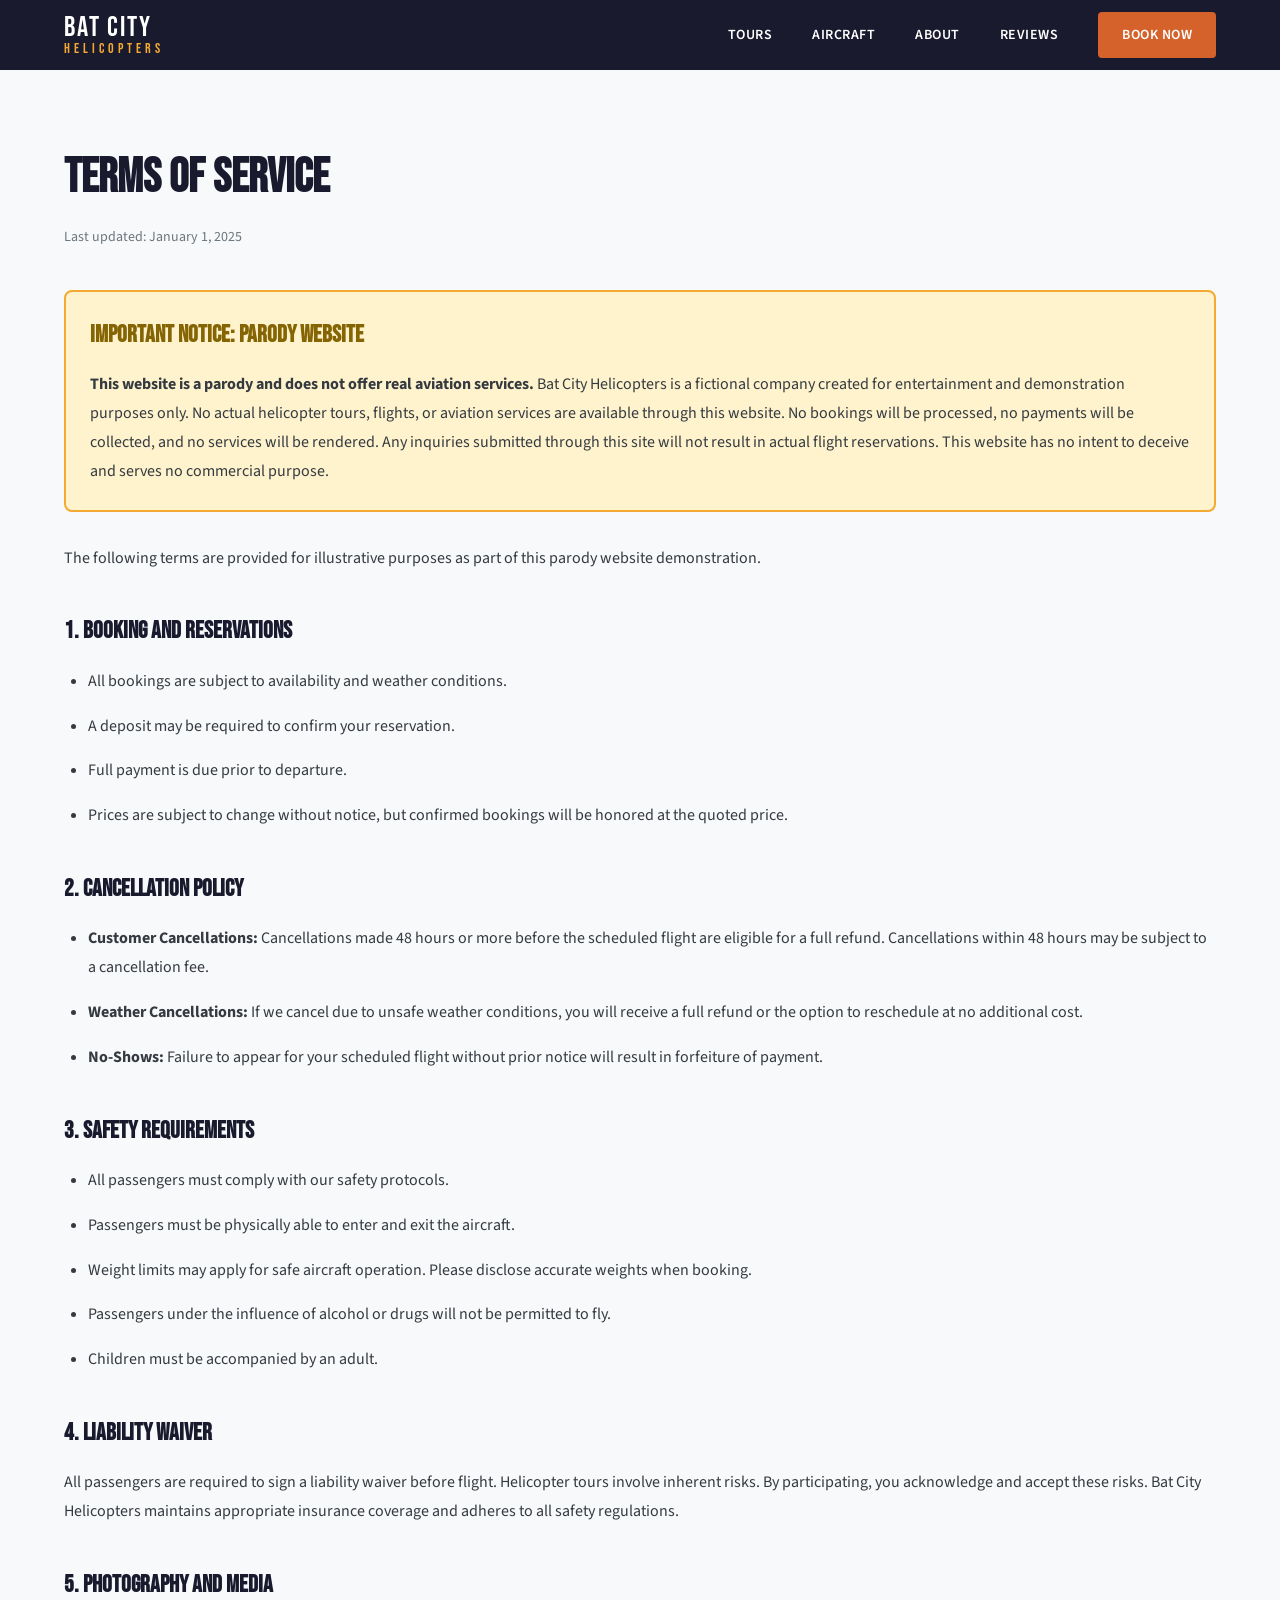
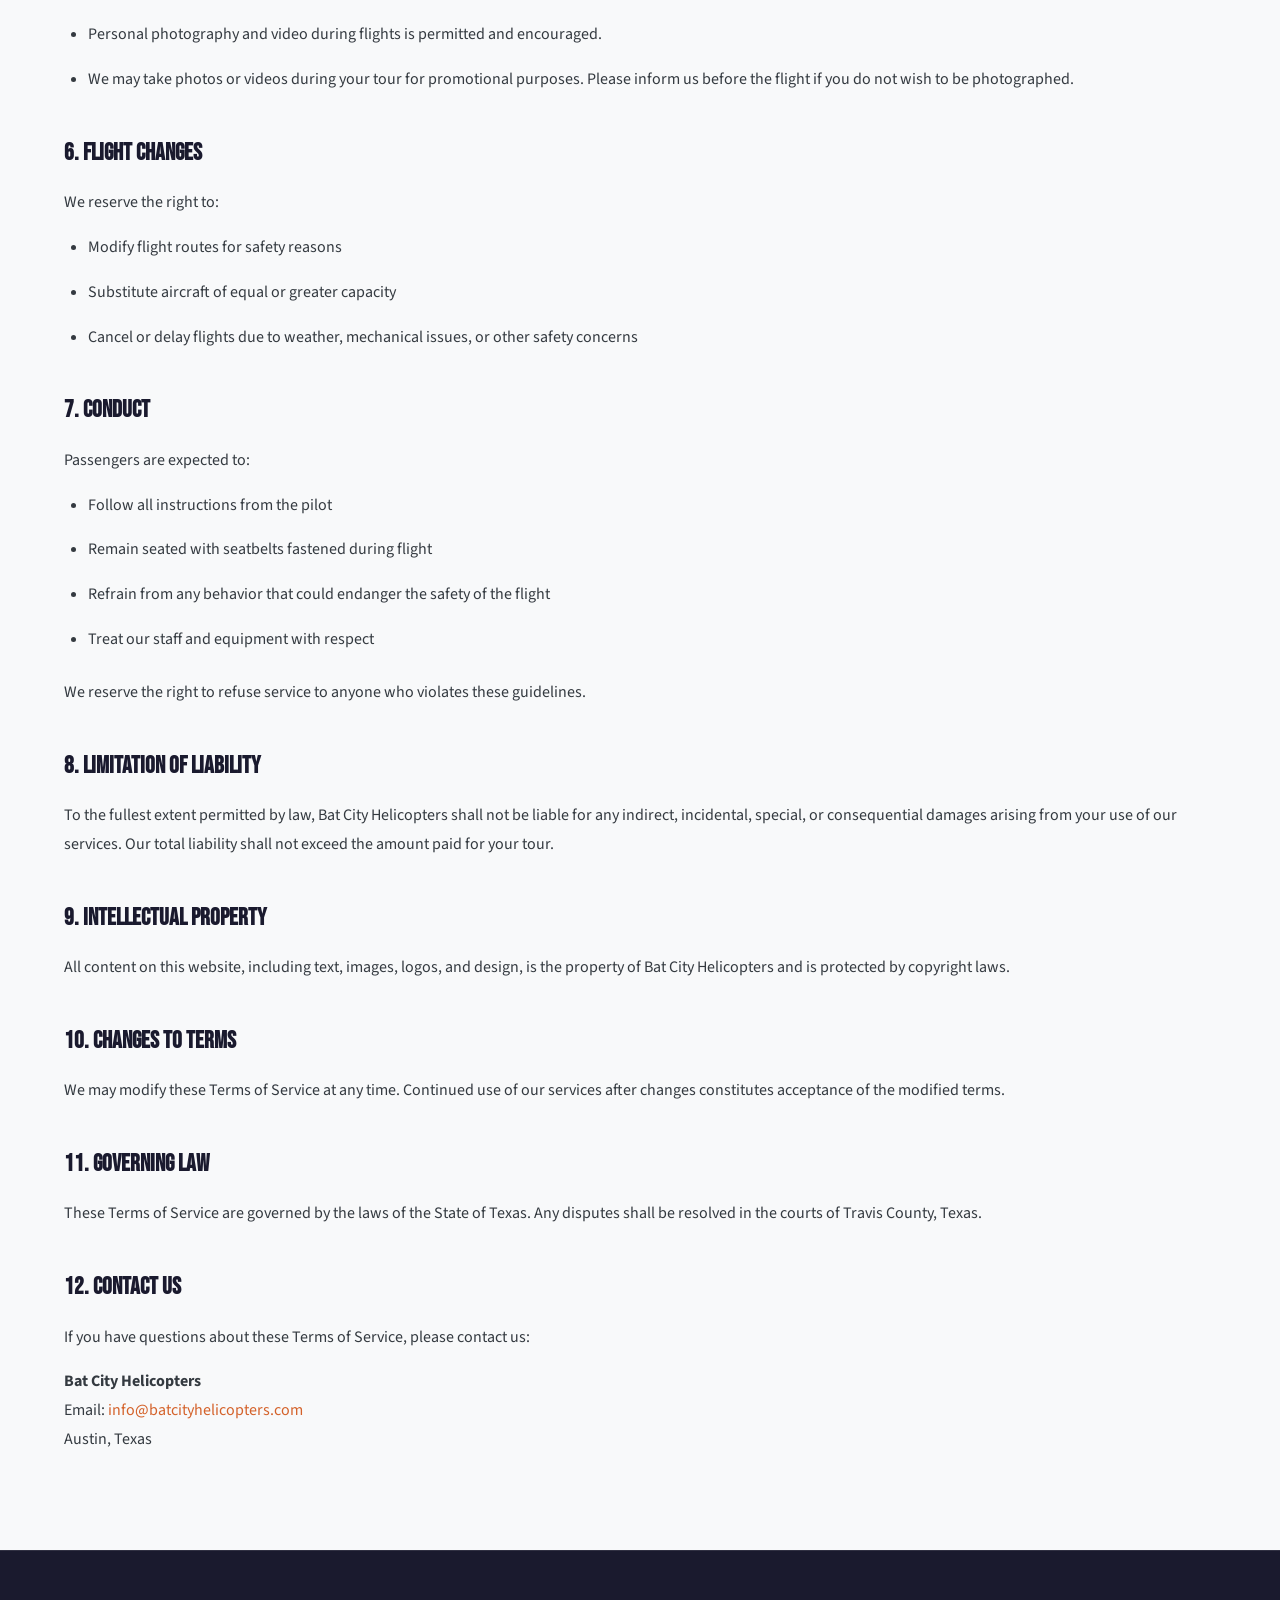
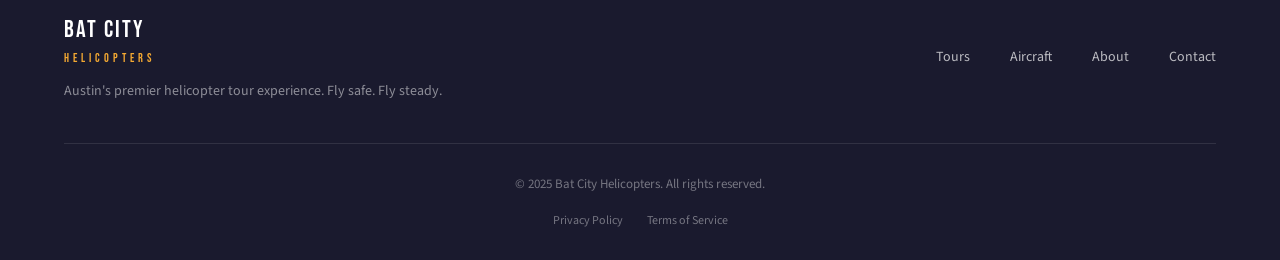
<file: terms.html>
<!DOCTYPE html>
<html lang="en">
<head>
    <meta charset="UTF-8">
    <meta name="viewport" content="width=device-width, initial-scale=1.0">
    <title>Terms of Service | Bat City Helicopters</title>
    <meta name="description" content="Terms of Service for Bat City Helicopters - Read our terms and conditions for helicopter tours and services.">
    <link rel="canonical" href="https://batcityhelicopters.com/terms.html">
    <link rel="icon" type="image/svg+xml" href="favicon.svg">
    <link rel="icon" type="image/png" sizes="32x32" href="favicon-32.png">
    <link rel="icon" type="image/png" sizes="192x192" href="favicon-192.png">
    <link rel="apple-touch-icon" sizes="180x180" href="apple-touch-icon.png">
    <link rel="preconnect" href="https://fonts.googleapis.com">
    <link rel="preconnect" href="https://fonts.gstatic.com" crossorigin>
    <link href="https://fonts.googleapis.com/css2?family=Bebas+Neue&family=Source+Sans+3:wght@300;400;600;700&display=swap" rel="stylesheet">
    <link rel="stylesheet" href="styles.css?v=2">
</head>
<body>
    <!-- Navigation -->
    <nav class="nav nav-solid">
        <div class="nav-container">
            <a href="index.html" class="logo">
                <span class="logo-bat">BAT CITY</span>
                <span class="logo-heli">HELICOPTERS</span>
            </a>
            <div class="nav-links">
                <a href="index.html#tours">Tours</a>
                <a href="index.html#aircraft">Aircraft</a>
                <a href="index.html#about">About</a>
                <a href="index.html#testimonials">Reviews</a>
                <a href="index.html#contact" class="nav-cta">Book Now</a>
            </div>
            <button class="mobile-menu-btn" aria-label="Toggle menu">
                <span></span>
                <span></span>
                <span></span>
            </button>
        </div>
    </nav>

    <main class="legal-page">
        <div class="container">
            <h1>Terms of Service</h1>
            <p class="last-updated">Last updated: January 1, 2025</p>

            <div class="legal-notice" style="background: #FFF3CD; border: 2px solid #F4A932; border-radius: 8px; padding: 24px; margin-bottom: 32px;">
                <h2 style="margin-top: 0; color: #856404;">Important Notice: Parody Website</h2>
                <p style="margin-bottom: 0;"><strong>This website is a parody and does not offer real aviation services.</strong> Bat City Helicopters is a fictional company created for entertainment and demonstration purposes only. No actual helicopter tours, flights, or aviation services are available through this website. No bookings will be processed, no payments will be collected, and no services will be rendered. Any inquiries submitted through this site will not result in actual flight reservations. This website has no intent to deceive and serves no commercial purpose.</p>
            </div>

            <p>The following terms are provided for illustrative purposes as part of this parody website demonstration.</p>

            <h2>1. Booking and Reservations</h2>
            <ul>
                <li>All bookings are subject to availability and weather conditions.</li>
                <li>A deposit may be required to confirm your reservation.</li>
                <li>Full payment is due prior to departure.</li>
                <li>Prices are subject to change without notice, but confirmed bookings will be honored at the quoted price.</li>
            </ul>

            <h2>2. Cancellation Policy</h2>
            <ul>
                <li><strong>Customer Cancellations:</strong> Cancellations made 48 hours or more before the scheduled flight are eligible for a full refund. Cancellations within 48 hours may be subject to a cancellation fee.</li>
                <li><strong>Weather Cancellations:</strong> If we cancel due to unsafe weather conditions, you will receive a full refund or the option to reschedule at no additional cost.</li>
                <li><strong>No-Shows:</strong> Failure to appear for your scheduled flight without prior notice will result in forfeiture of payment.</li>
            </ul>

            <h2>3. Safety Requirements</h2>
            <ul>
                <li>All passengers must comply with our safety protocols.</li>
                <li>Passengers must be physically able to enter and exit the aircraft.</li>
                <li>Weight limits may apply for safe aircraft operation. Please disclose accurate weights when booking.</li>
                <li>Passengers under the influence of alcohol or drugs will not be permitted to fly.</li>
                <li>Children must be accompanied by an adult.</li>
            </ul>

            <h2>4. Liability Waiver</h2>
            <p>All passengers are required to sign a liability waiver before flight. Helicopter tours involve inherent risks. By participating, you acknowledge and accept these risks. Bat City Helicopters maintains appropriate insurance coverage and adheres to all safety regulations.</p>

            <h2>5. Photography and Media</h2>
            <ul>
                <li>Personal photography and video during flights is permitted and encouraged.</li>
                <li>We may take photos or videos during your tour for promotional purposes. Please inform us before the flight if you do not wish to be photographed.</li>
            </ul>

            <h2>6. Flight Changes</h2>
            <p>We reserve the right to:</p>
            <ul>
                <li>Modify flight routes for safety reasons</li>
                <li>Substitute aircraft of equal or greater capacity</li>
                <li>Cancel or delay flights due to weather, mechanical issues, or other safety concerns</li>
            </ul>

            <h2>7. Conduct</h2>
            <p>Passengers are expected to:</p>
            <ul>
                <li>Follow all instructions from the pilot</li>
                <li>Remain seated with seatbelts fastened during flight</li>
                <li>Refrain from any behavior that could endanger the safety of the flight</li>
                <li>Treat our staff and equipment with respect</li>
            </ul>
            <p>We reserve the right to refuse service to anyone who violates these guidelines.</p>

            <h2>8. Limitation of Liability</h2>
            <p>To the fullest extent permitted by law, Bat City Helicopters shall not be liable for any indirect, incidental, special, or consequential damages arising from your use of our services. Our total liability shall not exceed the amount paid for your tour.</p>

            <h2>9. Intellectual Property</h2>
            <p>All content on this website, including text, images, logos, and design, is the property of Bat City Helicopters and is protected by copyright laws.</p>

            <h2>10. Changes to Terms</h2>
            <p>We may modify these Terms of Service at any time. Continued use of our services after changes constitutes acceptance of the modified terms.</p>

            <h2>11. Governing Law</h2>
            <p>These Terms of Service are governed by the laws of the State of Texas. Any disputes shall be resolved in the courts of Travis County, Texas.</p>

            <h2>12. Contact Us</h2>
            <p>If you have questions about these Terms of Service, please contact us:</p>
            <p>
                <strong>Bat City Helicopters</strong><br>
                Email: <a href="mailto:info@batcityhelicopters.com">info@batcityhelicopters.com</a><br>
                Austin, Texas
            </p>
        </div>
    </main>

    <!-- Footer -->
    <footer class="footer">
        <div class="container">
            <div class="footer-content">
                <div class="footer-brand">
                    <span class="logo-bat">BAT CITY</span>
                    <span class="logo-heli">HELICOPTERS</span>
                    <p>Austin's premier helicopter tour experience. Fly safe. Fly steady.</p>
                </div>
                <div class="footer-links">
                    <a href="index.html#tours">Tours</a>
                    <a href="index.html#aircraft">Aircraft</a>
                    <a href="index.html#about">About</a>
                    <a href="index.html#contact">Contact</a>
                </div>
            </div>
            <div class="footer-bottom">
                <p>&copy; 2025 Bat City Helicopters. All rights reserved.</p>
                <div class="footer-legal">
                    <a href="privacy.html">Privacy Policy</a>
                    <a href="terms.html">Terms of Service</a>
                </div>
            </div>
        </div>
    </footer>

    <script src="script.js?v=2"></script>
</body>
</html>
</file>
<file: styles.css>
/* ===================================
   BAT CITY HELICOPTERS - STYLES
   A Texas-inspired, bold design
   =================================== */

:root {
    /* Colors - Warm Texas sunset palette */
    --color-primary: #D4622A;
    --color-primary-dark: #B8501F;
    --color-primary-light: #E8854D;
    --color-accent: #F4A932;
    --color-dark: #1A1A2E;
    --color-dark-blue: #16213E;
    --color-navy: #0F3460;
    --color-cream: #FDF6E3;
    --color-white: #FFFFFF;
    --color-gray-100: #F8F9FA;
    --color-gray-200: #E9ECEF;
    --color-gray-300: #DEE2E6;
    --color-gray-600: #6C757D;
    --color-gray-800: #343A40;
    
    /* Typography */
    --font-display: 'Bebas Neue', sans-serif;
    --font-body: 'Source Sans 3', sans-serif;
    
    /* Spacing */
    --section-padding: 120px;
    --container-width: 1200px;
    
    /* Transitions */
    --transition-fast: 0.2s ease;
    --transition-medium: 0.3s ease;
    --transition-slow: 0.5s ease;
}

/* Reset & Base */
*, *::before, *::after {
    margin: 0;
    padding: 0;
    box-sizing: border-box;
}

html {
    scroll-behavior: smooth;
}

body {
    font-family: var(--font-body);
    font-size: 16px;
    line-height: 1.6;
    color: var(--color-gray-800);
    background-color: var(--color-white);
    overflow-x: hidden;
}

img,
video {
    max-width: 100%;
    height: auto;
    display: block;
}

a {
    text-decoration: none;
    color: inherit;
    transition: color var(--transition-fast);
}

button {
    font-family: inherit;
    cursor: pointer;
    border: none;
    background: none;
}

.container {
    max-width: var(--container-width);
    margin: 0 auto;
    padding: 0 24px;
}

/* ===================================
   NAVIGATION
   =================================== */
.nav {
    position: fixed;
    top: 0;
    left: 0;
    right: 0;
    z-index: 1000;
    padding: 20px 0;
    transition: all var(--transition-medium);
}

.nav.scrolled {
    background: rgba(26, 26, 46, 0.95);
    backdrop-filter: blur(10px);
    padding: 12px 0;
}

.nav.nav-solid {
    background: var(--color-dark);
    padding: 12px 0;
}

.nav-container {
    max-width: var(--container-width);
    margin: 0 auto;
    padding: 0 24px;
    display: flex;
    justify-content: space-between;
    align-items: center;
}

.logo {
    display: flex;
    flex-direction: column;
    line-height: 1;
}

.logo-bat {
    font-family: var(--font-display);
    font-size: 28px;
    color: var(--color-white);
    letter-spacing: 2px;
}

.logo-heli {
    font-family: var(--font-display);
    font-size: 14px;
    color: var(--color-accent);
    letter-spacing: 4px;
}

.nav-links {
    display: flex;
    align-items: center;
    gap: 40px;
}

.nav-links a {
    font-weight: 600;
    font-size: 14px;
    letter-spacing: 0.5px;
    color: var(--color-white);
    text-transform: uppercase;
    position: relative;
}

.nav-links a:not(.nav-cta)::after {
    content: '';
    position: absolute;
    bottom: -4px;
    left: 0;
    width: 0;
    height: 2px;
    background: var(--color-accent);
    transition: width var(--transition-medium);
}

.nav-links a:not(.nav-cta):hover::after {
    width: 100%;
}

.nav-cta {
    background: var(--color-primary);
    padding: 12px 24px;
    border-radius: 4px;
    transition: all var(--transition-fast);
}

.nav-cta:hover {
    background: var(--color-primary-light);
    transform: translateY(-2px);
}

.mobile-menu-btn {
    display: none;
    flex-direction: column;
    gap: 5px;
    padding: 5px;
    z-index: 1001;
}

.mobile-menu-btn span {
    width: 24px;
    height: 2px;
    background: var(--color-white);
    transition: all var(--transition-fast);
    transform-origin: center;
}

/* Hamburger animation when active */
.mobile-menu-btn.active span:nth-child(1) {
    transform: rotate(45deg) translate(5px, 5px);
}

.mobile-menu-btn.active span:nth-child(2) {
    opacity: 0;
}

.mobile-menu-btn.active span:nth-child(3) {
    transform: rotate(-45deg) translate(5px, -5px);
}

/* ===================================
   HERO SECTION
   =================================== */
.hero {
    position: relative;
    min-height: 100vh;
    display: flex;
    align-items: center;
    justify-content: center;
    overflow: hidden;
}

.hero-bg {
    position: absolute;
    inset: 0;
    z-index: -2;
}

.hero-bg img {
    width: 100%;
    height: 100%;
    object-fit: cover;
    transform: scale(1.1);
    animation: heroZoom 20s ease-in-out infinite alternate;
}

@keyframes heroZoom {
    from { transform: scale(1.1); }
    to { transform: scale(1.0); }
}

.hero-overlay {
    position: absolute;
    inset: 0;
    z-index: -1;
    background: linear-gradient(
        135deg,
        rgba(26, 26, 46, 0.9) 0%,
        rgba(15, 52, 96, 0.7) 50%,
        rgba(212, 98, 42, 0.4) 100%
    );
}

.hero-content {
    text-align: center;
    padding: 0 24px;
    animation: fadeInUp 1s ease-out;
}

@keyframes fadeInUp {
    from {
        opacity: 0;
        transform: translateY(40px);
    }
    to {
        opacity: 1;
        transform: translateY(0);
    }
}

.hero-title {
    font-family: var(--font-display);
    font-size: clamp(48px, 12vw, 140px);
    line-height: 0.95;
    color: var(--color-white);
    margin-bottom: 24px;
}

.hero-title-line {
    display: block;
}

.hero-title-line.accent {
    color: var(--color-accent);
    text-shadow: 2px 2px 40px rgba(244, 169, 50, 0.3);
}

.hero-subtitle {
    font-size: clamp(16px, 2.5vw, 22px);
    color: rgba(255, 255, 255, 0.85);
    max-width: 600px;
    margin: 0 auto 40px;
    font-weight: 300;
}

.hero-cta {
    display: flex;
    gap: 16px;
    justify-content: center;
    flex-wrap: wrap;
}

.hero-scroll {
    position: absolute;
    bottom: 40px;
    left: 50%;
    transform: translateX(-50%);
    display: flex;
    flex-direction: column;
    align-items: center;
    gap: 12px;
    color: rgba(255, 255, 255, 0.6);
    font-size: 12px;
    text-transform: uppercase;
    letter-spacing: 2px;
    animation: fadeIn 1s ease-out 0.5s both;
}

@keyframes fadeIn {
    from { opacity: 0; }
    to { opacity: 1; }
}

.scroll-indicator {
    width: 24px;
    height: 40px;
    border: 2px solid rgba(255, 255, 255, 0.3);
    border-radius: 12px;
    position: relative;
}

.scroll-indicator::after {
    content: '';
    position: absolute;
    top: 8px;
    left: 50%;
    transform: translateX(-50%);
    width: 4px;
    height: 8px;
    background: var(--color-accent);
    border-radius: 2px;
    animation: scrollBounce 2s ease-in-out infinite;
}

@keyframes scrollBounce {
    0%, 100% { top: 8px; opacity: 1; }
    50% { top: 20px; opacity: 0.3; }
}

/* ===================================
   BUTTONS
   =================================== */
.btn {
    display: inline-flex;
    align-items: center;
    gap: 10px;
    padding: 16px 32px;
    font-size: 14px;
    font-weight: 700;
    text-transform: uppercase;
    letter-spacing: 1px;
    border-radius: 4px;
    transition: all var(--transition-fast);
}

.btn svg {
    width: 18px;
    height: 18px;
}

.btn-primary {
    background: var(--color-primary);
    color: var(--color-white);
}

.btn-primary:hover {
    background: var(--color-primary-dark);
    transform: translateY(-2px);
    box-shadow: 0 10px 30px rgba(212, 98, 42, 0.3);
}

.btn-secondary {
    background: transparent;
    color: var(--color-white);
    border: 2px solid var(--color-white);
}

.btn-secondary:hover {
    background: var(--color-white);
    color: var(--color-dark);
}

.btn-full {
    width: 100%;
    justify-content: center;
}

.btn-large {
    padding: 20px 40px;
    font-size: 16px;
}

/* ===================================
   STATS BAR
   =================================== */
.stats-bar {
    background: var(--color-dark);
    padding: 60px 0;
}

.stats-bar .container {
    display: grid;
    grid-template-columns: repeat(4, 1fr);
    gap: 40px;
}

.stat {
    text-align: center;
}

.stat-number {
    display: block;
    font-family: var(--font-display);
    font-size: 48px;
    color: var(--color-accent);
    line-height: 1;
    margin-bottom: 8px;
}

.stat-label {
    font-size: 14px;
    color: rgba(255, 255, 255, 0.7);
    text-transform: uppercase;
    letter-spacing: 1px;
}

/* ===================================
   SECTION HEADERS
   =================================== */
.section-header {
    text-align: center;
    max-width: 700px;
    margin: 0 auto 80px;
}

.section-header.light .section-title,
.section-header.light .section-desc {
    color: var(--color-white);
}

.section-header.light .section-tag {
    color: var(--color-accent);
}

.section-tag {
    display: inline-block;
    font-size: 12px;
    font-weight: 700;
    text-transform: uppercase;
    letter-spacing: 3px;
    color: var(--color-primary);
    margin-bottom: 16px;
}

.section-title {
    font-family: var(--font-display);
    font-size: clamp(36px, 6vw, 56px);
    color: var(--color-dark);
    line-height: 1.1;
    margin-bottom: 20px;
}

.section-desc {
    font-size: 18px;
    color: var(--color-gray-600);
    line-height: 1.7;
}

/* ===================================
   FILM SECTION
   =================================== */
.film {
    padding: 20px 0 var(--section-padding);
    background:
        radial-gradient(ellipse at 50% 0%, rgba(212, 98, 42, 0.18) 0%, transparent 60%),
        linear-gradient(180deg, var(--color-dark) 0%, var(--color-dark-blue) 100%);
}

.film-frame {
    position: relative;
    max-width: 1080px;
    margin: 0 auto;
    aspect-ratio: 16 / 9;
    border-radius: 8px;
    overflow: hidden;
    background: #000;
    box-shadow: 0 40px 80px rgba(0, 0, 0, 0.5), 0 0 0 1px rgba(255, 255, 255, 0.06);
}

.film-video {
    width: 100%;
    height: 100%;
    display: block;
    object-fit: cover;
}

.film-play {
    position: absolute;
    inset: 0;
    display: flex;
    flex-direction: column;
    align-items: center;
    justify-content: center;
    gap: 20px;
    color: var(--color-white);
    background: linear-gradient(180deg, rgba(26, 26, 46, 0.1) 0%, rgba(26, 26, 46, 0.55) 100%);
    transition: background var(--transition-medium);
}

.film-play:hover {
    background: linear-gradient(180deg, rgba(26, 26, 46, 0.05) 0%, rgba(26, 26, 46, 0.4) 100%);
}

.film-play-icon {
    width: 96px;
    height: 96px;
    border-radius: 50%;
    display: flex;
    align-items: center;
    justify-content: center;
    background: var(--color-primary);
    box-shadow: 0 0 0 10px rgba(212, 98, 42, 0.25), 0 20px 40px rgba(0, 0, 0, 0.35);
    transition: transform var(--transition-fast), background var(--transition-fast);
}

.film-play-icon svg {
    width: 40px;
    height: 40px;
    margin-left: 6px;
}

.film-play:hover .film-play-icon {
    transform: scale(1.06);
    background: var(--color-primary-dark);
}

.film-play-label {
    font-family: var(--font-display);
    font-size: 24px;
    letter-spacing: 3px;
}

.film-play-label em {
    font-style: normal;
    color: var(--color-accent);
    margin-left: 8px;
}

.film-frame.playing .film-play {
    opacity: 0;
    pointer-events: none;
}

.film-footer {
    max-width: 1080px;
    margin: 32px auto 0;
    display: flex;
    justify-content: space-between;
    align-items: center;
    gap: 24px;
}

.film-footer p {
    font-size: 14px;
    font-weight: 600;
    text-transform: uppercase;
    letter-spacing: 3px;
    color: rgba(255, 255, 255, 0.6);
}

/* ===================================
   TOURS SECTION
   =================================== */
.tours {
    padding: var(--section-padding) 0;
    background: linear-gradient(180deg, var(--color-gray-100) 0%, var(--color-white) 100%);
}

.tour-card {
    background: var(--color-white);
    border-radius: 16px;
    overflow: hidden;
    box-shadow: 0 20px 60px rgba(0, 0, 0, 0.08);
    margin-bottom: 60px;
}

.tour-card:last-child {
    margin-bottom: 0;
}

.tour-featured {
    display: grid;
    grid-template-columns: 1fr 1fr;
}

.tour-gallery {
    padding: 24px;
    background: var(--color-gray-100);
}

.tour-gallery-main {
    border-radius: 12px;
    overflow: hidden;
    margin-bottom: 16px;
    aspect-ratio: 4/3;
}

.tour-gallery-main img {
    width: 100%;
    height: 100%;
    object-fit: cover;
    transition: transform var(--transition-slow);
}

.tour-gallery-main:hover img {
    transform: scale(1.05);
}

.tour-gallery-thumbs {
    display: grid;
    grid-template-columns: repeat(4, 1fr);
    gap: 12px;
}

.thumb {
    border-radius: 8px;
    overflow: hidden;
    aspect-ratio: 1;
    opacity: 0.6;
    transition: all var(--transition-fast);
    border: 3px solid transparent;
}

.thumb:hover,
.thumb.active {
    opacity: 1;
}

.thumb.active {
    border-color: var(--color-primary);
}

.thumb img {
    width: 100%;
    height: 100%;
    object-fit: cover;
}

.tour-info {
    padding: 48px;
    display: flex;
    flex-direction: column;
}

.tour-badge {
    display: inline-block;
    background: var(--color-primary);
    color: var(--color-white);
    padding: 6px 16px;
    border-radius: 50px;
    font-size: 11px;
    font-weight: 700;
    text-transform: uppercase;
    letter-spacing: 1px;
    margin-bottom: 16px;
    align-self: flex-start;
}

.tour-badge.secondary {
    background: var(--color-navy);
}

.tour-title {
    font-family: var(--font-display);
    font-size: 36px;
    color: var(--color-dark);
    margin-bottom: 16px;
}

.tour-desc {
    color: var(--color-gray-600);
    line-height: 1.7;
    margin-bottom: 24px;
}

.tour-details {
    display: flex;
    gap: 24px;
    margin-bottom: 32px;
}

.tour-detail {
    display: flex;
    align-items: center;
    gap: 8px;
    color: var(--color-gray-600);
    font-size: 14px;
}

.tour-detail svg {
    width: 20px;
    height: 20px;
    color: var(--color-primary);
}

.tour-pricing {
    background: var(--color-gray-100);
    border-radius: 12px;
    padding: 24px;
    margin-bottom: 24px;
    flex-grow: 1;
}

.tour-pricing h4 {
    font-size: 14px;
    text-transform: uppercase;
    letter-spacing: 1px;
    color: var(--color-gray-600);
    margin-bottom: 16px;
}

.pricing-options {
    display: flex;
    flex-direction: column;
    gap: 12px;
}

.pricing-options.horizontal {
    flex-direction: row;
}

.pricing-options.horizontal .pricing-option {
    flex: 1;
}

.pricing-option {
    background: var(--color-white);
    border-radius: 8px;
    padding: 16px;
    border: 2px solid var(--color-gray-200);
}

.pricing-header {
    display: flex;
    justify-content: space-between;
    align-items: center;
    margin-bottom: 8px;
}

.aircraft-name {
    font-weight: 700;
    color: var(--color-dark);
}

.price-from {
    font-size: 14px;
    color: var(--color-gray-600);
}

.price-from strong {
    font-size: 24px;
    color: var(--color-primary);
}

.pricing-details {
    display: flex;
    justify-content: space-between;
    font-size: 13px;
    color: var(--color-gray-600);
}

.price-per {
    color: var(--color-primary);
    font-weight: 600;
}

/* Reversed Tour Card (image on right) */
.tour-reverse {
    direction: rtl;
}

.tour-reverse > * {
    direction: ltr;
}

/* 2-thumbnail gallery */
.tour-gallery-thumbs-2 {
    grid-template-columns: repeat(2, 1fr);
    max-width: 280px;
}

/* Horizontal Tour Card */
.tour-horizontal {
    display: grid;
    grid-template-columns: 1fr 1.5fr;
}

.tour-image {
    overflow: hidden;
}

.tour-image img {
    width: 100%;
    height: 100%;
    object-fit: cover;
    transition: transform var(--transition-slow);
}

.tour-horizontal:hover .tour-image img {
    transform: scale(1.05);
}

/* ===================================
   AIRCRAFT SECTION
   =================================== */
.aircraft {
    padding: var(--section-padding) 0;
    background: linear-gradient(135deg, var(--color-dark) 0%, var(--color-dark-blue) 100%);
}

.aircraft-grid {
    display: grid;
    grid-template-columns: repeat(2, 1fr);
    gap: 40px;
}

.aircraft-card {
    background: rgba(255, 255, 255, 0.03);
    border: 1px solid rgba(255, 255, 255, 0.1);
    border-radius: 16px;
    overflow: hidden;
    transition: all var(--transition-medium);
}

.aircraft-card:hover {
    transform: translateY(-8px);
    border-color: var(--color-primary);
    box-shadow: 0 30px 60px rgba(0, 0, 0, 0.3);
}

.aircraft-image {
    padding: 40px;
    background: linear-gradient(135deg, rgba(255, 255, 255, 0.05) 0%, transparent 100%);
    display: flex;
    align-items: center;
    justify-content: center;
    min-height: 280px;
}

.aircraft-image img {
    max-height: 200px;
    object-fit: contain;
    transition: transform var(--transition-medium);
}

.aircraft-card:hover .aircraft-image img {
    transform: scale(1.1);
}

.aircraft-info {
    padding: 32px;
}

.aircraft-info h3 {
    font-family: var(--font-display);
    font-size: 28px;
    color: var(--color-white);
    margin-bottom: 8px;
}

.aircraft-subtitle {
    display: block;
    font-size: 13px;
    text-transform: uppercase;
    letter-spacing: 2px;
    color: var(--color-accent);
    margin-bottom: 16px;
}

.aircraft-info p {
    color: rgba(255, 255, 255, 0.7);
    line-height: 1.7;
    margin-bottom: 24px;
}

.aircraft-specs {
    list-style: none;
    border-top: 1px solid rgba(255, 255, 255, 0.1);
    padding-top: 24px;
}

.aircraft-specs li {
    display: flex;
    justify-content: space-between;
    padding: 12px 0;
    border-bottom: 1px solid rgba(255, 255, 255, 0.05);
}

.aircraft-specs li:last-child {
    border-bottom: none;
}

.aircraft-specs strong {
    color: rgba(255, 255, 255, 0.5);
    font-size: 12px;
    text-transform: uppercase;
    letter-spacing: 1px;
}

.aircraft-specs span {
    color: var(--color-white);
    font-weight: 600;
}

/* ===================================
   ABOUT SECTION
   =================================== */
.about {
    padding: var(--section-padding) 0;
    background: var(--color-cream);
}

.about-content {
    display: grid;
    grid-template-columns: 1fr 1.2fr;
    gap: 80px;
    align-items: center;
}

.about-image {
    position: relative;
}

.about-image img {
    border-radius: 16px;
    box-shadow: 0 30px 60px rgba(0, 0, 0, 0.15);
}

.about-image::before {
    content: '';
    position: absolute;
    top: -20px;
    left: -20px;
    right: 20px;
    bottom: 20px;
    border: 3px solid var(--color-primary);
    border-radius: 16px;
    z-index: -1;
}

.about-image-caption {
    position: absolute;
    bottom: -16px;
    left: 24px;
    background: var(--color-primary);
    color: var(--color-white);
    padding: 12px 24px;
    font-size: 13px;
    font-weight: 700;
    text-transform: uppercase;
    letter-spacing: 1px;
    border-radius: 4px;
}

.about-text .section-tag {
    margin-bottom: 8px;
}

.about-text .section-title {
    margin-bottom: 32px;
}

.about-quote {
    font-size: 20px;
    font-style: italic;
    color: var(--color-dark);
    line-height: 1.8;
    position: relative;
    padding-left: 32px;
    border-left: 4px solid var(--color-primary);
    margin-bottom: 24px;
}

.about-disclaimer {
    font-size: 12px;
    color: var(--color-gray-600);
    font-style: italic;
    margin-bottom: 40px;
}

.about-credentials {
    display: flex;
    gap: 40px;
}

.credential {
    text-align: center;
}

.credential-number {
    display: block;
    font-family: var(--font-display);
    font-size: 36px;
    color: var(--color-primary);
    line-height: 1;
    margin-bottom: 4px;
}

.credential-label {
    font-size: 12px;
    color: var(--color-gray-600);
    text-transform: uppercase;
    letter-spacing: 1px;
}

/* ===================================
   TESTIMONIALS SECTION
   =================================== */
.testimonials {
    padding: var(--section-padding) 0;
    background: var(--color-white);
}

.testimonial-grid {
    display: grid;
    grid-template-columns: repeat(3, 1fr);
    gap: 32px;
}

.testimonial-card {
    background: var(--color-gray-100);
    border-radius: 16px;
    padding: 32px;
    transition: all var(--transition-medium);
}

.testimonial-card:hover {
    transform: translateY(-8px);
    box-shadow: 0 20px 40px rgba(0, 0, 0, 0.1);
}

.testimonial-stars {
    color: var(--color-accent);
    font-size: 20px;
    letter-spacing: 4px;
    margin-bottom: 20px;
}

.testimonial-text {
    font-size: 16px;
    line-height: 1.8;
    color: var(--color-dark);
    margin-bottom: 24px;
}

.testimonial-author {
    display: flex;
    align-items: center;
    gap: 16px;
}

.author-avatar {
    width: 48px;
    height: 48px;
    background: var(--color-primary);
    color: var(--color-white);
    border-radius: 50%;
    display: flex;
    align-items: center;
    justify-content: center;
    font-weight: 700;
    font-size: 14px;
}

.author-info {
    display: flex;
    flex-direction: column;
}

.author-name {
    font-weight: 700;
    color: var(--color-dark);
}

.author-tour {
    font-size: 13px;
    color: var(--color-gray-600);
}

/* ===================================
   CONTACT SECTION
   =================================== */
.contact {
    padding: var(--section-padding) 0;
    background: linear-gradient(135deg, var(--color-dark) 0%, var(--color-navy) 100%);
}

.contact-content {
    display: grid;
    grid-template-columns: 1fr 1fr;
    gap: 80px;
    align-items: center;
}

.contact-info .section-tag {
    color: var(--color-accent);
}

.contact-info .section-title {
    color: var(--color-white);
}

.contact-info p {
    color: rgba(255, 255, 255, 0.7);
    font-size: 18px;
    line-height: 1.7;
    margin-bottom: 32px;
}

.contact-details {
    margin-bottom: 40px;
}

.contact-item {
    display: flex;
    align-items: center;
    gap: 16px;
    padding: 16px 0;
    color: var(--color-white);
    transition: all var(--transition-fast);
}

.contact-item:hover {
    color: var(--color-accent);
}

.contact-item svg {
    width: 24px;
    height: 24px;
    color: var(--color-primary);
}

.contact-image {
    border-radius: 16px;
    overflow: hidden;
    box-shadow: 0 30px 60px rgba(0, 0, 0, 0.3);
}

.contact-image img {
    width: 100%;
    height: 100%;
    object-fit: cover;
}

/* ===================================
   FOOTER
   =================================== */
.footer {
    background: var(--color-dark);
    padding: 60px 0 30px;
    border-top: 1px solid rgba(255, 255, 255, 0.1);
}

.footer-content {
    display: flex;
    justify-content: space-between;
    align-items: center;
    padding-bottom: 40px;
    border-bottom: 1px solid rgba(255, 255, 255, 0.1);
}

.footer-brand {
    display: flex;
    flex-direction: column;
}

.footer-brand .logo-bat {
    font-size: 24px;
}

.footer-brand .logo-heli {
    font-size: 12px;
    margin-bottom: 12px;
}

.footer-brand p {
    color: rgba(255, 255, 255, 0.5);
    font-size: 14px;
}

.footer-links {
    display: flex;
    gap: 40px;
}

.footer-links a {
    color: rgba(255, 255, 255, 0.7);
    font-size: 14px;
    transition: color var(--transition-fast);
}

.footer-links a:hover {
    color: var(--color-accent);
}

.footer-bottom {
    padding-top: 30px;
    text-align: center;
}

.footer-bottom p {
    color: rgba(255, 255, 255, 0.4);
    font-size: 13px;
}

.footer-legal {
    margin-top: 16px;
    display: flex;
    justify-content: center;
    gap: 24px;
}

.footer-legal a {
    color: rgba(255, 255, 255, 0.4);
    font-size: 12px;
    transition: color var(--transition-fast);
}

.footer-legal a:hover {
    color: var(--color-accent);
}

/* Legal Pages */
.legal-page {
    padding: 140px 0 80px;
    min-height: 100vh;
    background: var(--color-gray-100);
}

.legal-page h1 {
    font-family: var(--font-display);
    font-size: 48px;
    color: var(--color-dark);
    margin-bottom: 8px;
}

.legal-page .last-updated {
    color: var(--color-gray-600);
    font-size: 14px;
    margin-bottom: 40px;
}

.legal-page h2 {
    font-family: var(--font-display);
    font-size: 24px;
    color: var(--color-dark);
    margin-top: 40px;
    margin-bottom: 16px;
}

.legal-page p,
.legal-page li {
    color: var(--color-gray-800);
    line-height: 1.8;
    margin-bottom: 16px;
}

.legal-page ul {
    margin-left: 24px;
    margin-bottom: 24px;
}

.legal-page a {
    color: var(--color-primary);
}

.legal-page a:hover {
    text-decoration: underline;
}

/* ===================================
   RESPONSIVE DESIGN
   =================================== */
@media (max-width: 1024px) {
    :root {
        --section-padding: 80px;
    }
    
    .tour-featured,
    .tour-horizontal {
        grid-template-columns: 1fr;
    }
    
    .tour-reverse {
        direction: ltr;
    }
    
    .aircraft-grid {
        grid-template-columns: 1fr;
    }
    
    .about-content {
        grid-template-columns: 1fr;
        gap: 60px;
    }
    
    .about-image {
        max-width: 500px;
        margin: 0 auto;
    }
    
    .testimonial-grid {
        grid-template-columns: 1fr;
        max-width: 600px;
        margin: 0 auto;
    }
    
    .contact-content {
        grid-template-columns: 1fr;
        gap: 60px;
    }
    
    .contact-image {
        max-width: 500px;
        margin: 0 auto;
    }
}

@media (max-width: 768px) {
    .nav-links {
        display: none;
        position: fixed;
        top: 0;
        left: 0;
        right: 0;
        bottom: 0;
        width: 100%;
        height: 100vh;
        background: var(--color-dark);
        flex-direction: column;
        justify-content: center;
        align-items: center;
        gap: 32px;
        z-index: 999;
        padding: 20px;
    }
    
    .nav-links.active {
        display: flex;
    }
    
    .nav-links a {
        font-size: 24px;
        font-family: var(--font-display);
        letter-spacing: 2px;
    }
    
    .nav-links a::after {
        display: none;
    }
    
    .nav-links .nav-cta {
        margin-top: 16px;
        padding: 16px 32px;
        font-size: 18px;
    }
    
    .mobile-menu-btn {
        display: flex;
        position: relative;
        z-index: 1001;
    }
    
    .stats-bar .container {
        grid-template-columns: repeat(2, 1fr);
        gap: 30px;
    }
    
    .stat-number {
        font-size: 36px;
    }
    
    .tour-info {
        padding: 32px;
    }
    
    .tour-title {
        font-size: 28px;
    }
    
    .tour-details {
        flex-direction: column;
        gap: 12px;
    }
    
    .pricing-options.horizontal {
        flex-direction: column;
    }
    
    .about-credentials {
        justify-content: center;
    }
    
    .film-play-icon {
        width: 72px;
        height: 72px;
    }
    
    .film-play-icon svg {
        width: 30px;
        height: 30px;
    }
    
    .film-play-label {
        font-size: 18px;
    }
    
    .film-footer {
        flex-direction: column;
        text-align: center;
    }
    
    .footer-content {
        flex-direction: column;
        gap: 30px;
        text-align: center;
    }
    
    .footer-links {
        gap: 24px;
    }
}

@media (max-width: 480px) {
    .hero-cta {
        flex-direction: column;
    }
    
    .btn {
        width: 100%;
        justify-content: center;
    }
    
    .stats-bar .container {
        grid-template-columns: 1fr;
    }
    
    .film-play {
        gap: 10px;
    }
    
    .film-play-icon {
        width: 56px;
        height: 56px;
        box-shadow: 0 0 0 6px rgba(212, 98, 42, 0.25), 0 10px 20px rgba(0, 0, 0, 0.35);
    }
    
    .film-play-icon svg {
        width: 24px;
        height: 24px;
        margin-left: 4px;
    }
    
    .film-play-label {
        font-size: 15px;
        letter-spacing: 2px;
    }
    
    .tour-gallery-thumbs {
        grid-template-columns: repeat(4, 1fr);
        gap: 8px;
    }
    
    .about-credentials {
        flex-wrap: wrap;
        gap: 24px;
    }
    
    .footer-links {
        flex-wrap: wrap;
        justify-content: center;
    }
}
</file>
